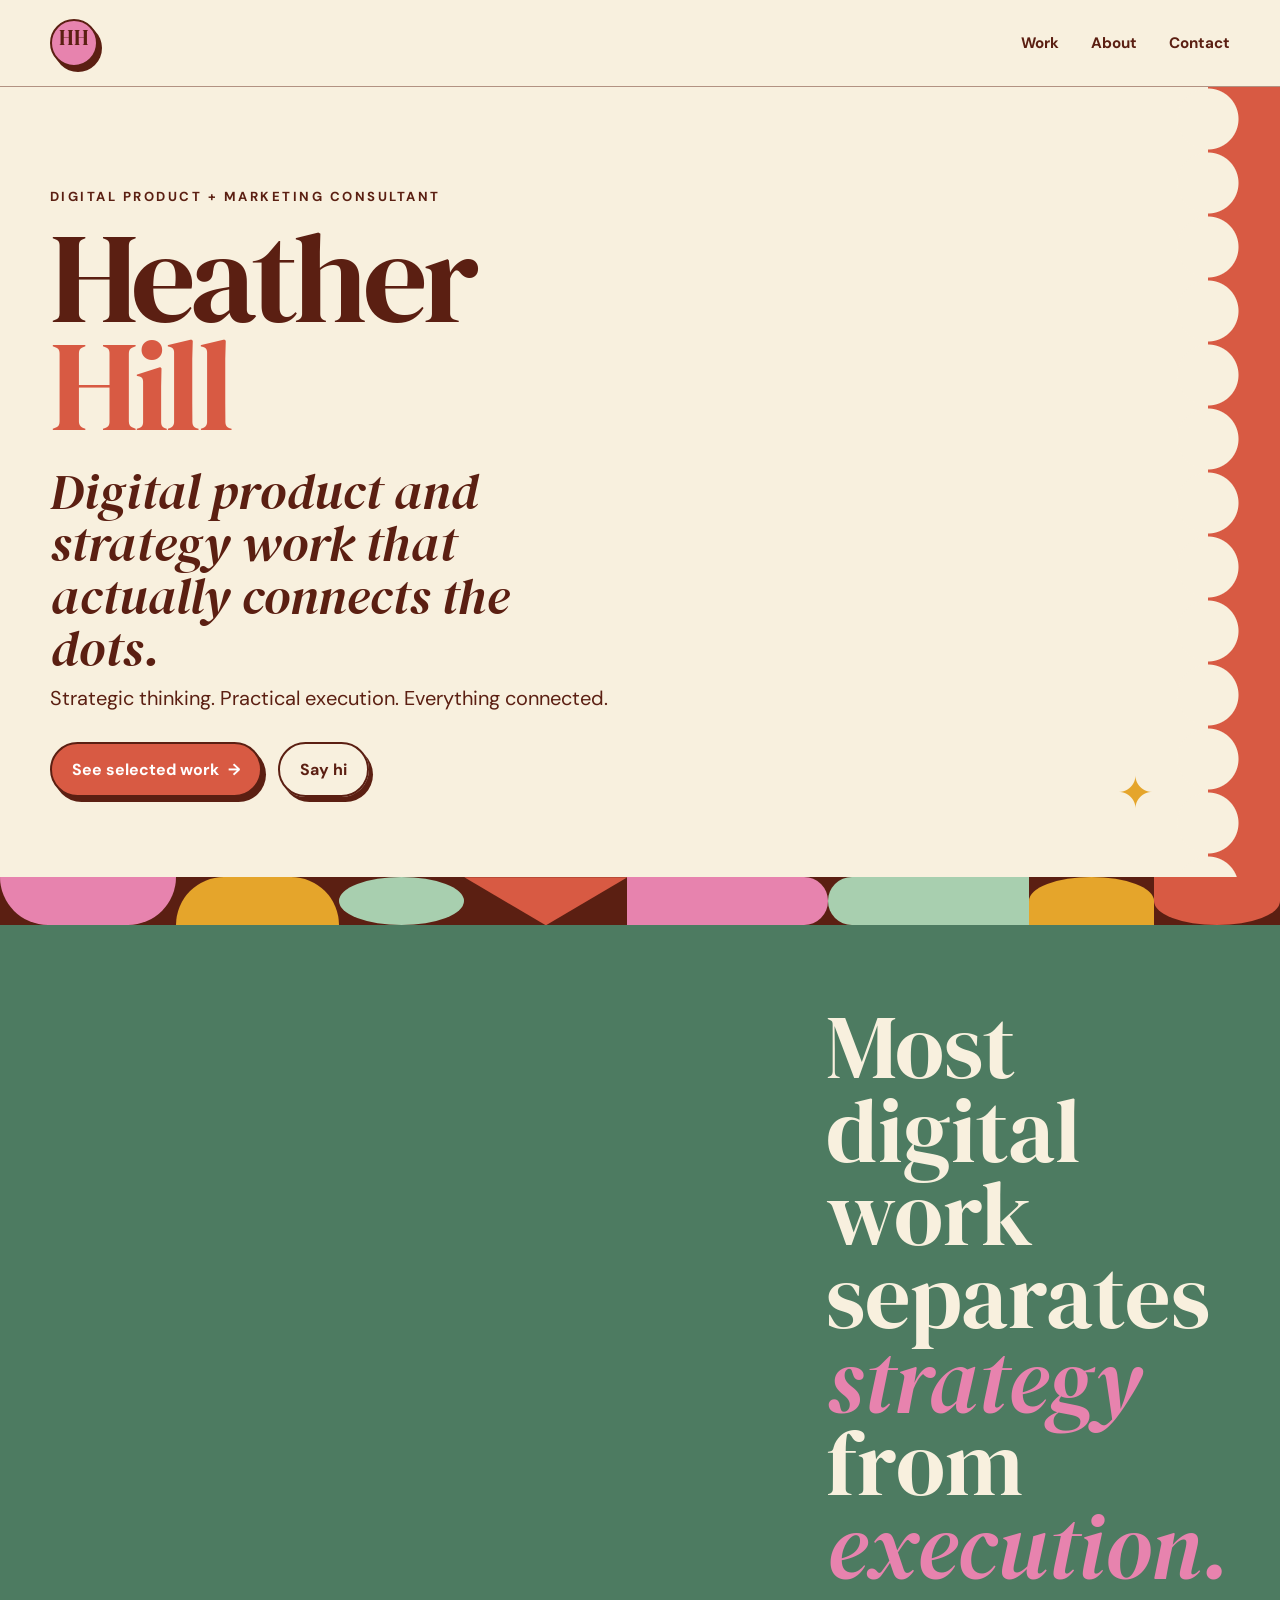
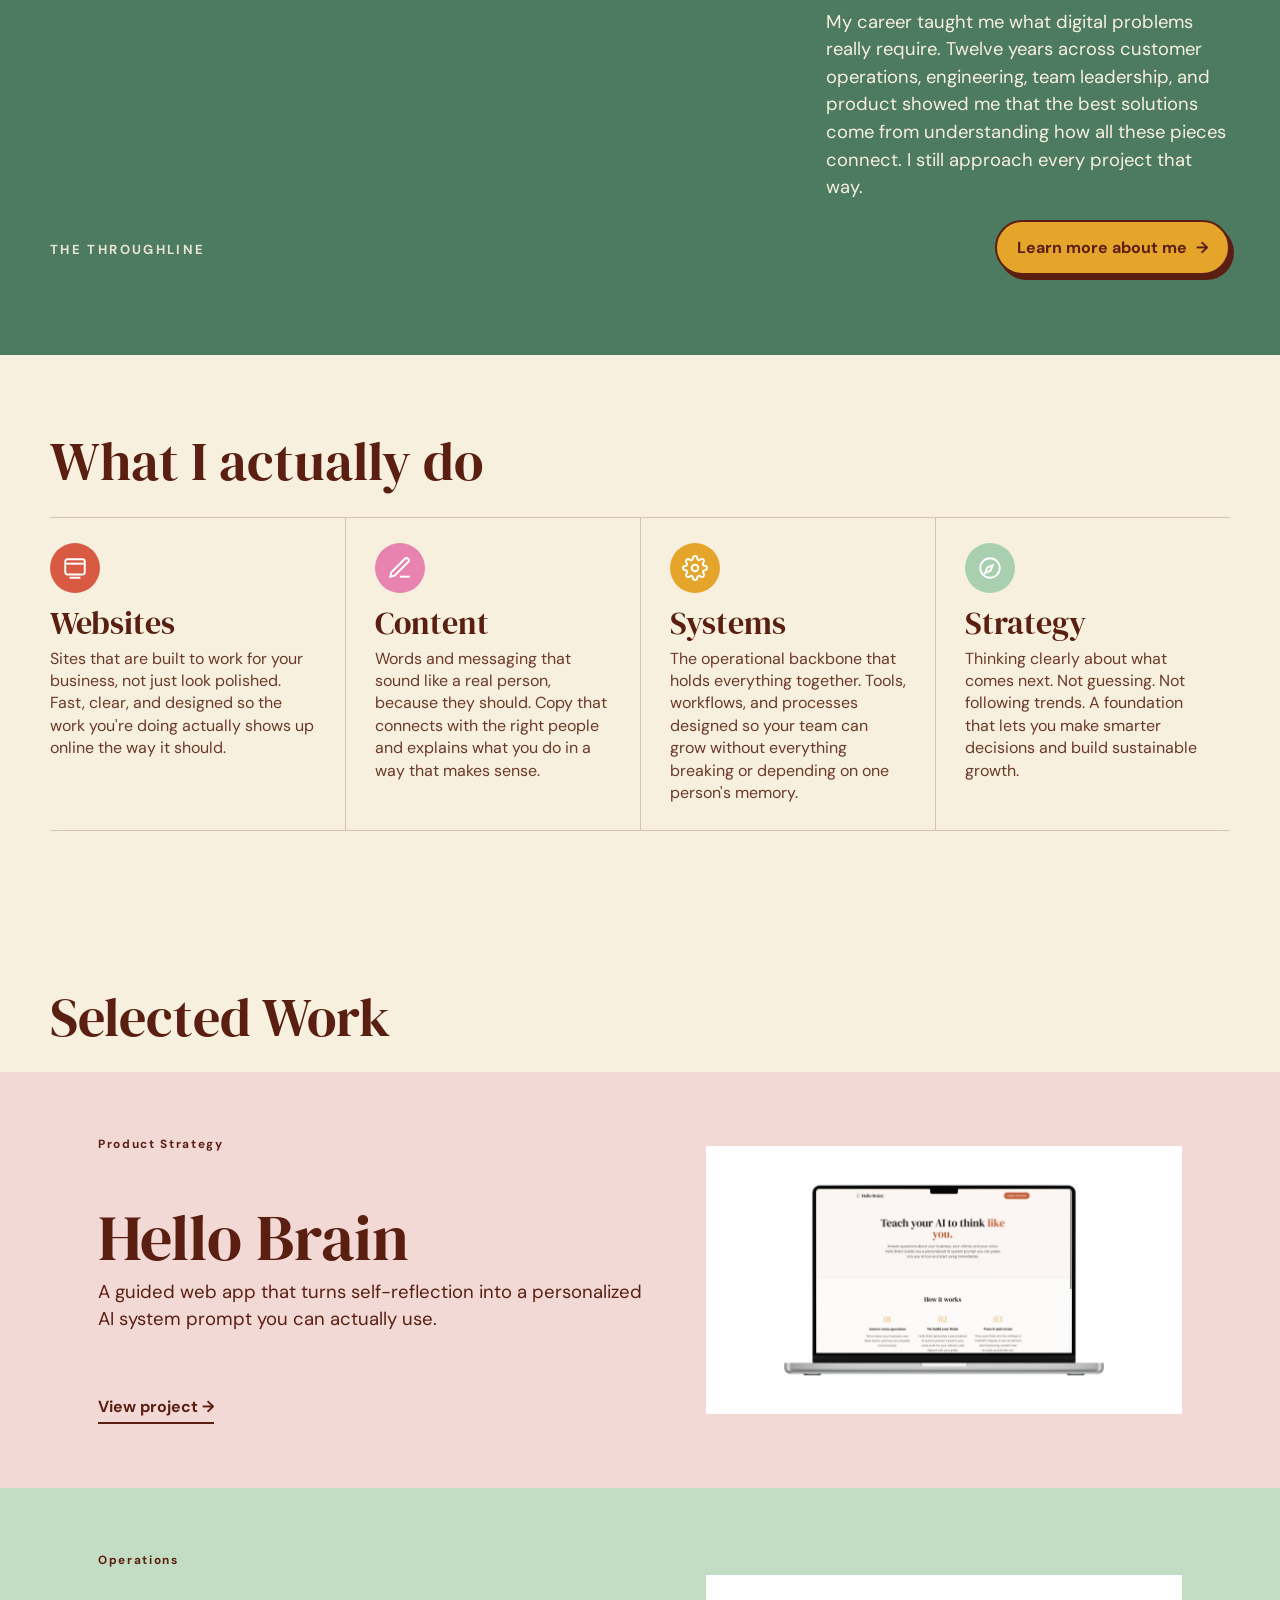
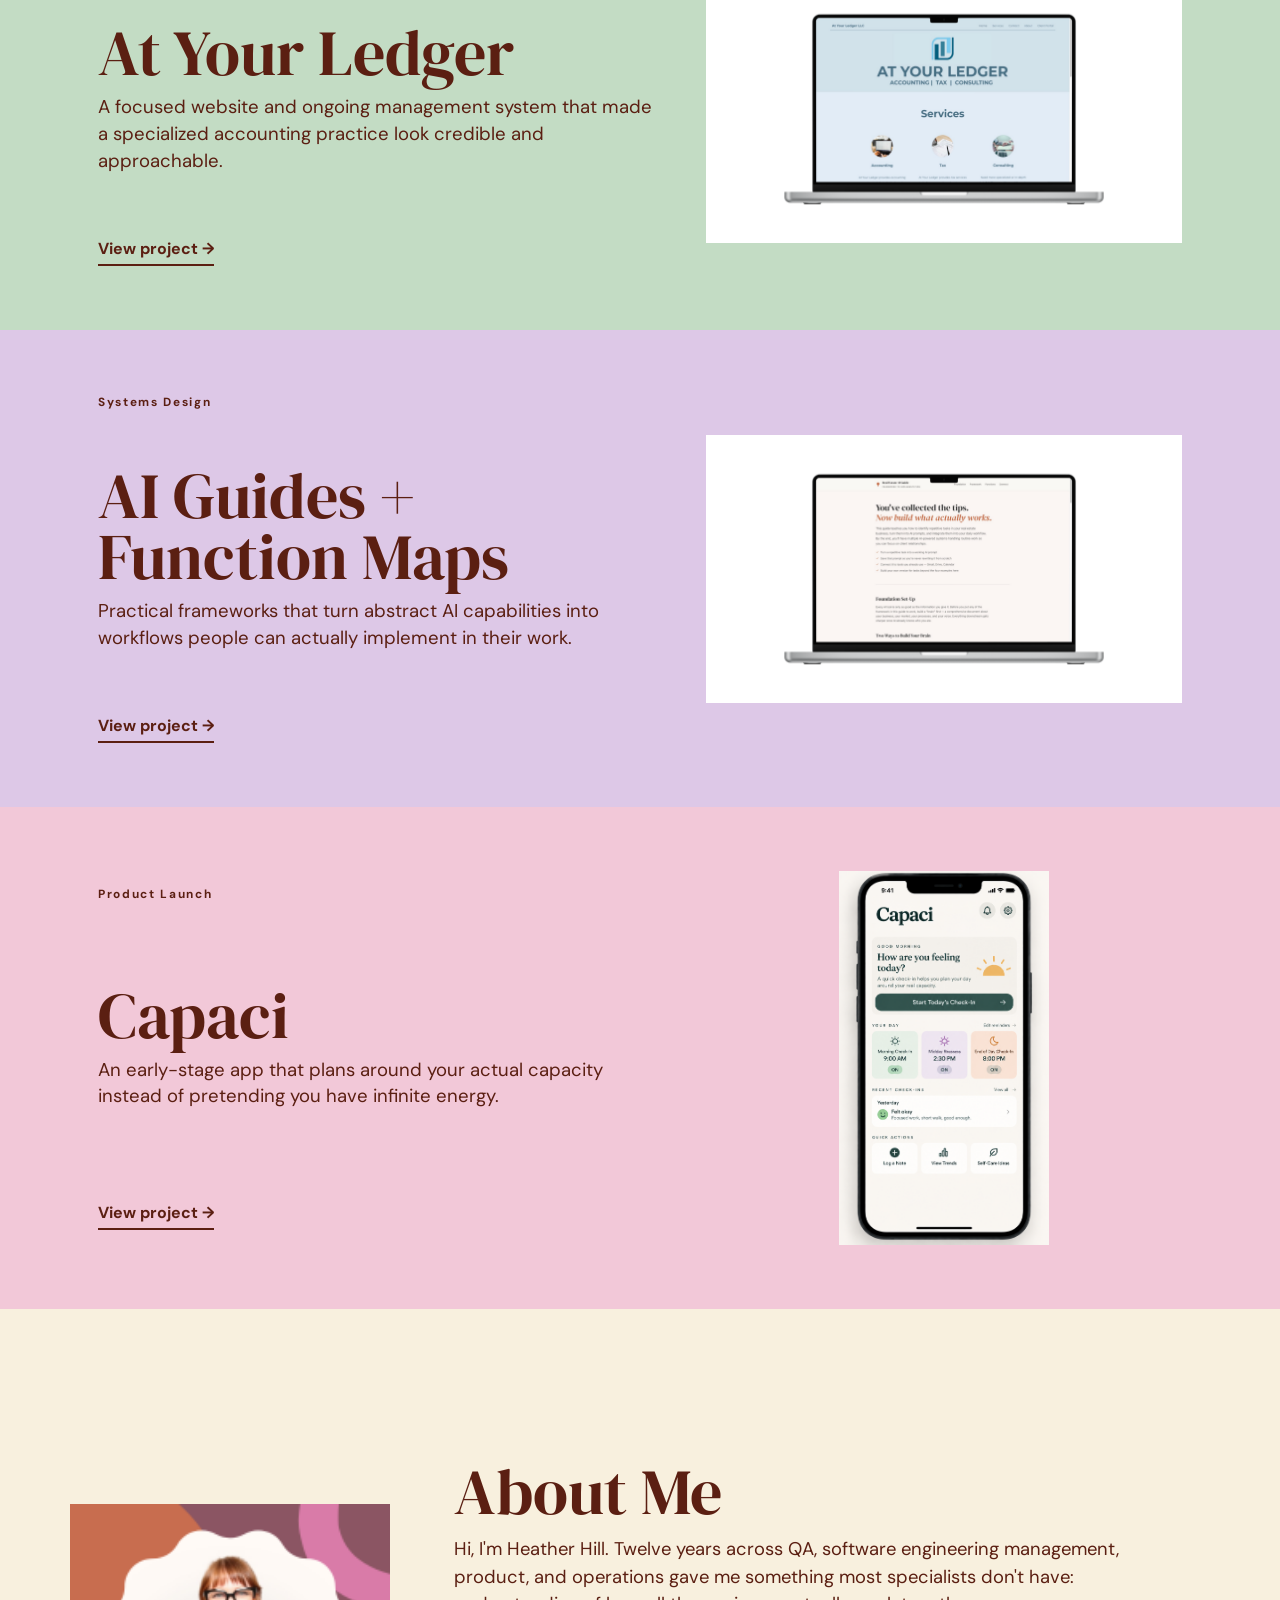
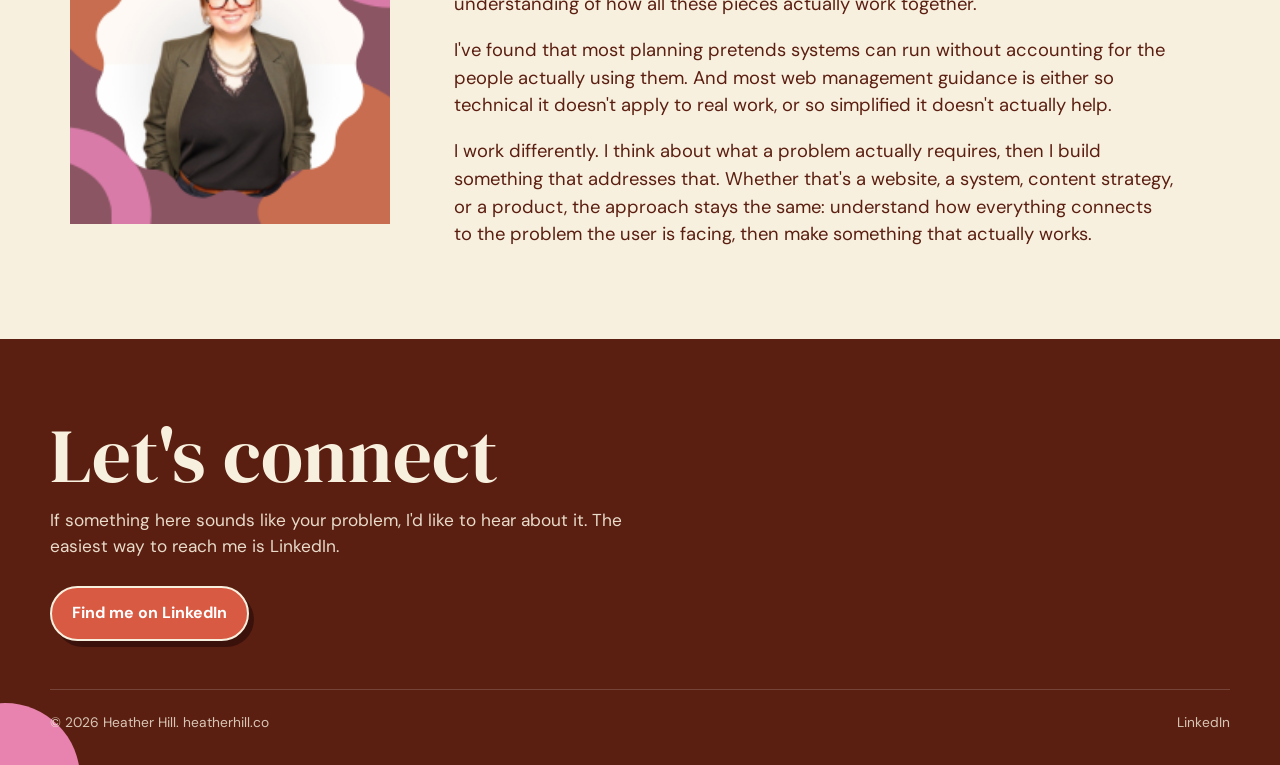
<file: index.html>
<!DOCTYPE html>
<html lang="en">
<head>
  <meta charset="UTF-8">
  <meta name="viewport" content="width=device-width, initial-scale=1.0">
  <title>Heather Hill — Digital Product + Marketing Consultant</title>
  <meta name="description" content="Heather Hill makes digital things work better for small businesses. Digital product and marketing consulting.">

  <link rel="preconnect" href="https://fonts.googleapis.com">
  <link rel="preconnect" href="https://fonts.gstatic.com" crossorigin>
  <link href="https://fonts.googleapis.com/css2?family=Playfair+Display:ital,wght@0,700;1,700&family=Inter:wght@400;500&display=swap" rel="stylesheet">

  <link rel="stylesheet" href="css/styles.css">
</head>
<body>

  <header class="site-header">
    <div class="container">
      <a href="index.html" class="logo">Heather <span>Hill</span></a>

      <button class="nav-toggle" aria-label="Toggle navigation" aria-expanded="false">
        <span class="bar"></span>
        <span class="bar"></span>
        <span class="bar"></span>
      </button>

      <nav class="main-nav" aria-label="Main">
        <ul>
          <li><a href="#work">Work</a></li>
          <li><a href="#about">About</a></li>
          <!-- Contact currently points to LinkedIn; update if a contact page is added later -->
          <li><a href="https://www.linkedin.com/in/hmhill/" class="nav-cta" target="_blank" rel="noopener">Contact</a></li>
        </ul>
      </nav>
    </div>
  </header>

  <main>

    <!-- ============ Hero ============ -->
    <section class="hero bg-cream">
      <div class="container">
        <div class="hero-copy">
          <span class="hero-label">Digital Product + Marketing Consultant</span>
          <h1>Heather <span class="accent">Hill</span></h1>
          <p class="hero-tagline">Digital product and strategy work that actually connects the dots.</p>
          <p class="hero-support">Strategic thinking. Practical execution. Everything connected.</p>
          <div class="hero-actions">
            <a href="#work" class="btn">See selected work <span class="arrow" aria-hidden="true">&rarr;</span></a>
            <a href="https://www.linkedin.com/in/hmhill/" class="btn btn-outline" target="_blank" rel="noopener">Say hi</a>
          </div>
        </div>

        <!-- Decorative organic shape: not meaningful content -->
        <div class="hero-visual" aria-hidden="true">
          <svg class="hero-blob" viewBox="0 0 400 500" xmlns="http://www.w3.org/2000/svg">
            <path d="M60,60 C170,-10 350,10 375,140 C400,270 330,360 250,430 C170,500 50,480 40,370 C30,270 -40,150 60,60 Z" fill="var(--rust)"/>
            <circle cx="320" cy="410" r="42" fill="var(--gold)"/>
          </svg>
        </div>
      </div>
    </section>

    <!-- ============ Decorative stripe band ============ -->
    <div class="stripe-band" aria-hidden="true">
      <div class="bar"></div>
      <div class="bar"></div>
      <div class="bar"></div>
      <div class="bar"></div>
      <div class="bar"></div>
      <div class="bar"></div>
      <div class="bar"></div>
      <div class="bar"></div>
      <div class="bar"></div>
    </div>

    <!-- ============ Throughline ============ -->
    <section class="throughline section bg-sage">
      <div class="container">
        <span class="throughline-label">The Throughline</span>
        <div class="throughline-body">
          <h2>Most digital work separates <span class="accent">strategy</span> from <span class="accent">execution.</span></h2>
          <p>My career taught me what digital problems really require. Twelve years across customer operations, engineering, team leadership, and product showed me that the best solutions come from understanding how all these pieces connect. I still approach every project that way.</p>
          <div class="throughline-actions">
            <a href="#about" class="btn btn-gold">Learn more about me <span class="arrow" aria-hidden="true">&rarr;</span></a>
          </div>
        </div>
      </div>
    </section>

    <!-- ============ What I Actually Do ============ -->
    <section class="section bg-cream">
      <div class="container">
        <div class="section-head">
          <h2>What I actually do</h2>
        </div>
        <div class="services-grid">
          <div class="service-card">
            <div class="service-icon icon-rust" aria-hidden="true">
              <svg width="26" height="26" viewBox="0 0 24 24" fill="none" stroke="#fff" stroke-width="1.8"><rect x="3" y="4" width="18" height="14" rx="2"/><path d="M3 8h18"/><path d="M7 21h10"/></svg>
            </div>
            <h3>Websites</h3>
            <p>Sites that are built to work for your business, not just look polished. Fast, clear, and designed so the work you're doing actually shows up online the way it should.</p>
          </div>
          <div class="service-card">
            <div class="service-icon icon-magenta" aria-hidden="true">
              <svg width="26" height="26" viewBox="0 0 24 24" fill="none" stroke="#fff" stroke-width="1.8"><path d="M12 20h9"/><path d="M16.5 3.5a2.1 2.1 0 0 1 3 3L7 19l-4 1 1-4Z"/></svg>
            </div>
            <h3>Content</h3>
            <p>Words and messaging that sound like a real person, because they should. Copy that connects with the right people and explains what you do in a way that makes sense.</p>
          </div>
          <div class="service-card">
            <div class="service-icon icon-gold" aria-hidden="true">
              <svg width="26" height="26" viewBox="0 0 24 24" fill="none" stroke="#fff" stroke-width="1.8"><circle cx="12" cy="12" r="3"/><path d="M19.4 15a1.65 1.65 0 0 0 .33 1.82l.06.06a2 2 0 1 1-2.83 2.83l-.06-.06a1.65 1.65 0 0 0-1.82-.33 1.65 1.65 0 0 0-1 1.51V21a2 2 0 0 1-4 0v-.09a1.65 1.65 0 0 0-1-1.51 1.65 1.65 0 0 0-1.82.33l-.06.06a2 2 0 1 1-2.83-2.83l.06-.06a1.65 1.65 0 0 0 .33-1.82 1.65 1.65 0 0 0-1.51-1H3a2 2 0 0 1 0-4h.09a1.65 1.65 0 0 0 1.51-1 1.65 1.65 0 0 0-.33-1.82l-.06-.06a2 2 0 1 1 2.83-2.83l.06.06a1.65 1.65 0 0 0 1.82.33H9a1.65 1.65 0 0 0 1-1.51V3a2 2 0 0 1 4 0v.09a1.65 1.65 0 0 0 1 1.51 1.65 1.65 0 0 0 1.82-.33l.06-.06a2 2 0 1 1 2.83 2.83l-.06.06a1.65 1.65 0 0 0-.33 1.82V9a1.65 1.65 0 0 0 1.51 1H21a2 2 0 0 1 0 4h-.09a1.65 1.65 0 0 0-1.51 1Z"/></svg>
            </div>
            <h3>Systems</h3>
            <p>The operational backbone that holds everything together. Tools, workflows, and processes designed so your team can grow without everything breaking or depending on one person's memory.</p>
          </div>
          <div class="service-card">
            <div class="service-icon icon-sage" aria-hidden="true">
              <svg width="26" height="26" viewBox="0 0 24 24" fill="none" stroke="#fff" stroke-width="1.8"><circle cx="12" cy="12" r="9"/><path d="m14.5 9.5-2 5-5 2 2-5Z"/></svg>
            </div>
            <h3>Strategy</h3>
            <p>Thinking clearly about what comes next. Not guessing. Not following trends. A foundation that lets you make smarter decisions and build sustainable growth.</p>
          </div>
        </div>
      </div>
    </section>

    <!-- ============ Work / Project Cards ============ -->
    <section class="section bg-beige" id="work">
      <div class="container">
        <div class="section-head">
          <h2>Selected Work</h2>
        </div>

        <div class="card-grid">
          <article class="project-card bg-rust has-media">
            <span class="tag">Product Strategy</span>
            <div>
              <h3>Hello Brain</h3>
              <p>A guided web app that turns self-reflection into a personalized AI system prompt you can actually use.</p>
            </div>
            <a href="projects/hello-brain.html" class="card-link">View project <span class="arrow" aria-hidden="true">&rarr;</span></a>
            <div class="project-card-media"><img src="img/hello-brain/hello-brain-mockup.png" alt="Hello Brain website shown on a laptop" loading="lazy"></div>
          </article>

          <article class="project-card bg-sage has-media">
            <span class="tag">Operations</span>
            <div>
              <h3>At Your Ledger</h3>
              <p>A focused website and ongoing management system that made a specialized accounting practice look credible and approachable.</p>
            </div>
            <a href="projects/at-your-ledger.html" class="card-link">View project <span class="arrow" aria-hidden="true">&rarr;</span></a>
            <div class="project-card-media"><img src="img/at-your-ledger/at-your-ledger-mockup.png" alt="At Your Ledger website shown on a laptop" loading="lazy"></div>
          </article>

          <article class="project-card bg-wine has-media">
            <span class="tag">Systems Design</span>
            <div>
              <h3>AI Guides + Function Maps</h3>
              <p>Practical frameworks that turn abstract AI capabilities into workflows people can actually implement in their work.</p>
            </div>
            <a href="projects/ai-guides.html" class="card-link">View project <span class="arrow" aria-hidden="true">&rarr;</span></a>
            <div class="project-card-media"><img src="img/ai-guides/ai-guides-mockup.png" alt="Real Estate AI Guide shown on a laptop" loading="lazy"></div>
          </article>

          <article class="project-card bg-magenta capaci-card has-media">
            <span class="tag">Product Launch</span>
            <div>
              <h3>Capaci</h3>
              <p>An early-stage app that plans around your actual capacity instead of pretending you have infinite energy.</p>
            </div>
            <a href="projects/capaci.html" class="card-link">View project <span class="arrow" aria-hidden="true">&rarr;</span></a>
            <div class="project-card-media"><img src="img/capaci/capaci-mockup.png" alt="Capaci mobile app shown on a phone" loading="lazy"></div>
          </article>
        </div>
      </div>
    </section>

    <!-- ============ About ============ -->
    <section class="about section bg-lavender" id="about">
      <div class="container">
        <div class="about-figure"><img src="img/about-me.png" alt="Heather Hill"></div>
        <div class="about-copy">
          <h2>About Me</h2>
          <p>Hi, I'm Heather Hill. Twelve years across QA, software engineering management, product, and operations gave me something most specialists don't have: understanding of how all these pieces actually work together.</p>
          <p>I've found that most planning pretends systems can run without accounting for the people actually using them. And most web management guidance is either so technical it doesn't apply to real work, or so simplified it doesn't actually help.</p>
          <p>I work differently. I think about what a problem actually requires, then I build something that addresses that. Whether that's a website, a system, content strategy, or a product, the approach stays the same: understand how everything connects to the problem the user is facing, then make something that actually works.</p>
        </div>
      </div>
    </section>

  </main>

  <footer class="site-footer">
    <div class="container">
      <h2>Let's connect</h2>
      <p class="footer-copy">If something here sounds like your problem, I'd like to hear about it. The easiest way to reach me is LinkedIn.</p>
      <a href="https://www.linkedin.com/in/hmhill/" class="btn" target="_blank" rel="noopener">Find me on LinkedIn</a>
      <div class="footer-meta">
        <span>&copy; <span id="year"></span> Heather Hill. heatherhill.co</span>
        <a href="https://www.linkedin.com/in/hmhill/" target="_blank" rel="noopener">LinkedIn</a>
      </div>
    </div>
  </footer>

  <script src="js/main.js"></script>
  <script>document.getElementById('year').textContent = new Date().getFullYear();</script>
</body>
</html>
</file>
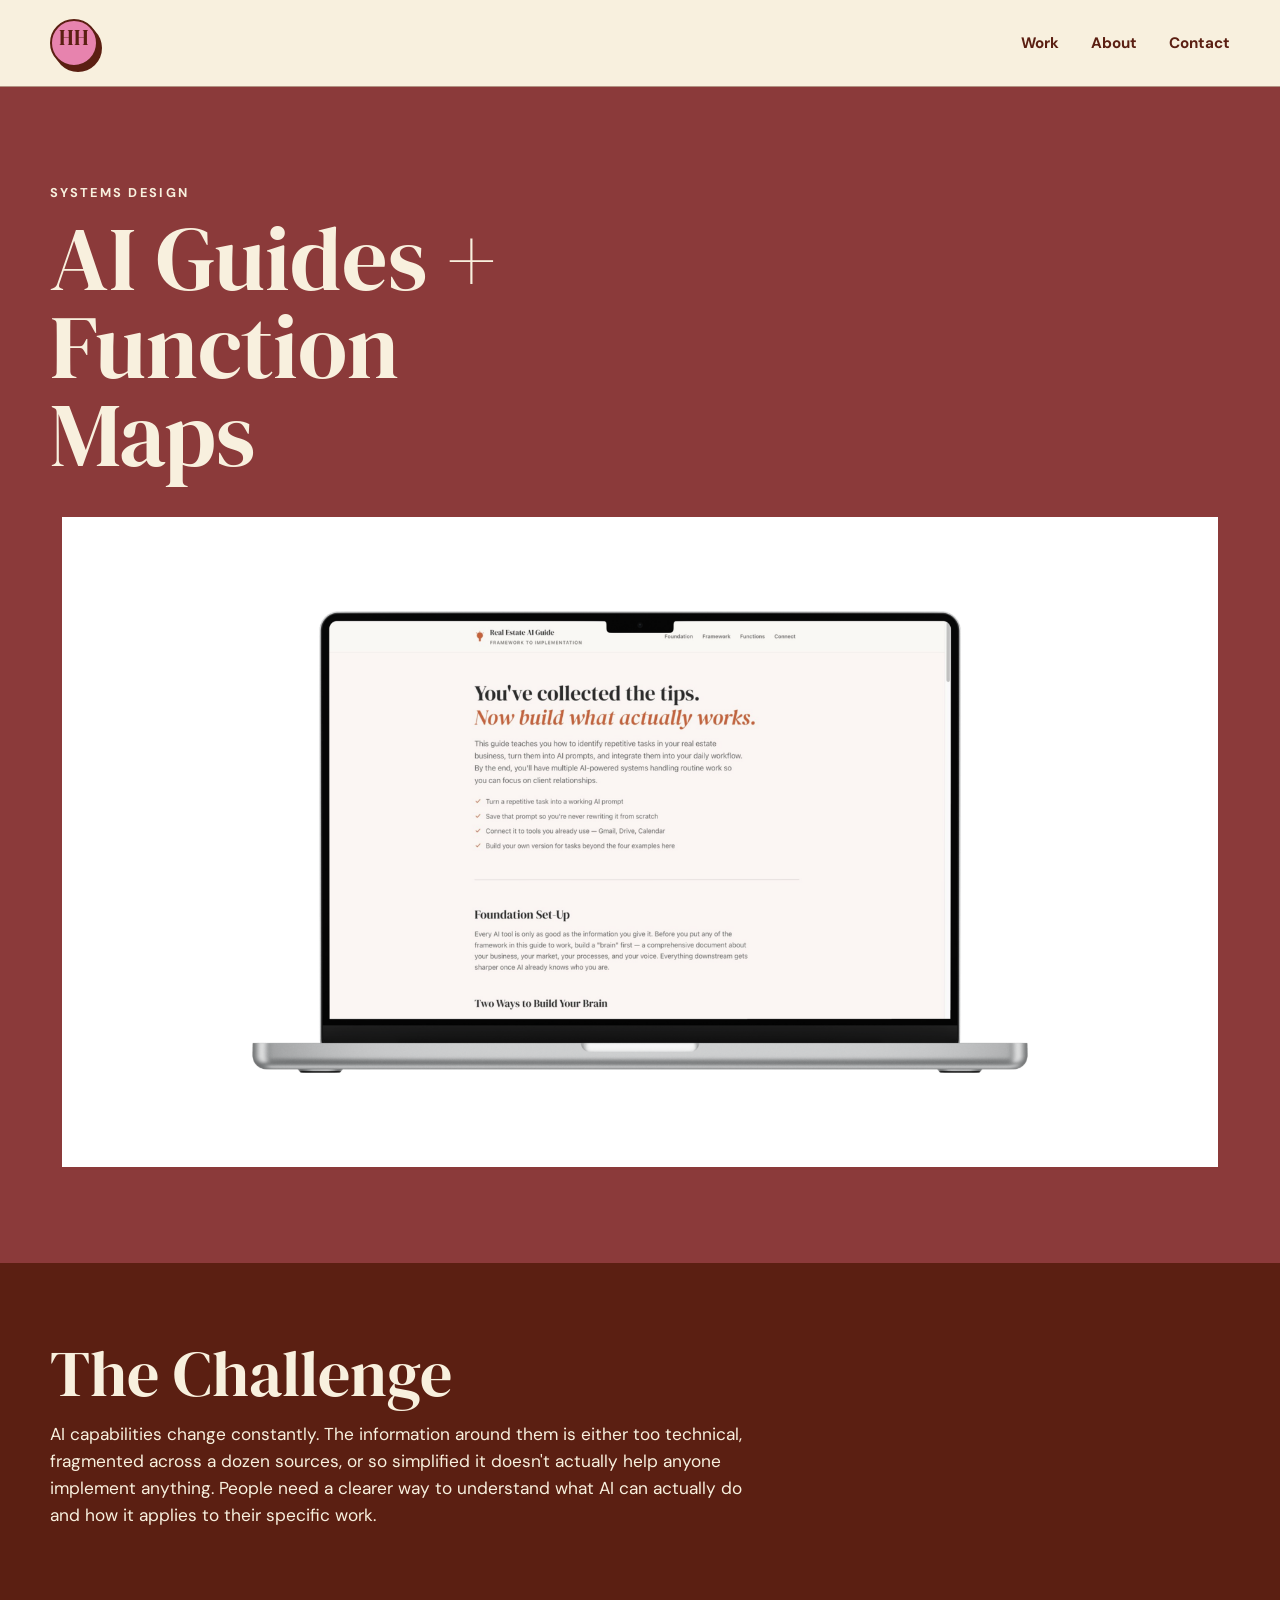
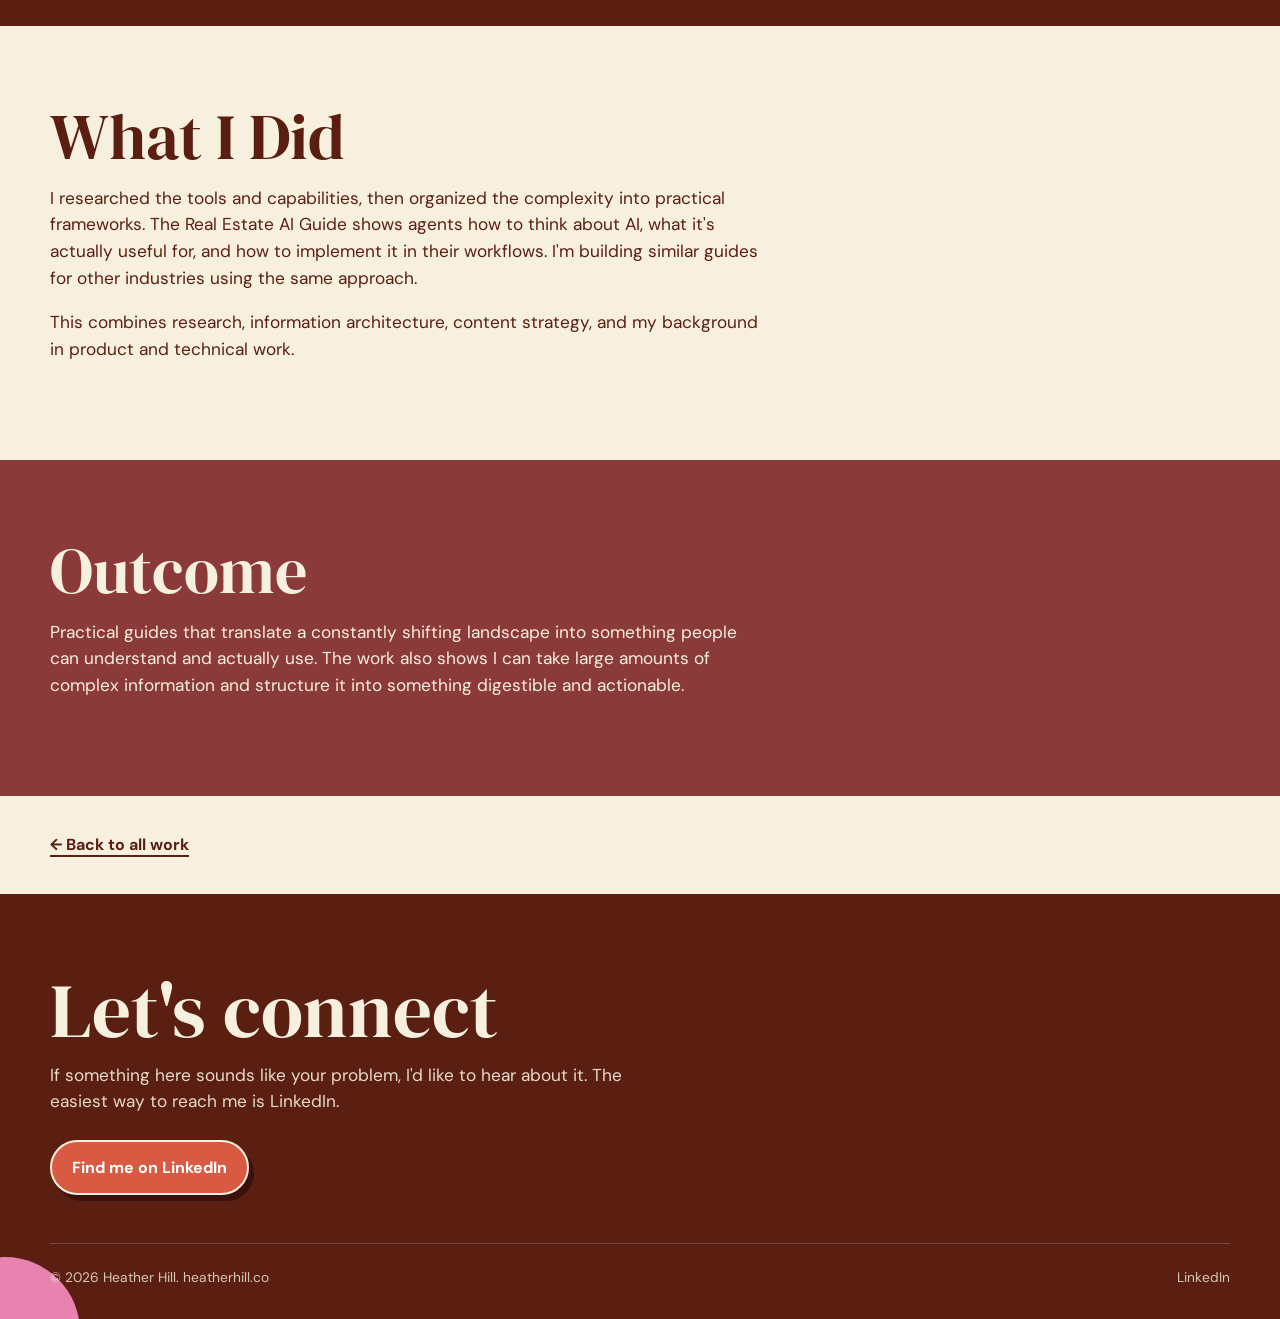
<file: projects/ai-guides.html>
<!DOCTYPE html>
<html lang="en">
<head>
  <meta charset="UTF-8">
  <meta name="viewport" content="width=device-width, initial-scale=1.0">
  <title>AI Guides + Function Maps — Heather Hill</title>
  <meta name="description" content="Case study: AI Guides + Function Maps, a project by Heather Hill.">

  <link rel="preconnect" href="https://fonts.googleapis.com">
  <link rel="preconnect" href="https://fonts.gstatic.com" crossorigin>
  <link href="https://fonts.googleapis.com/css2?family=Playfair+Display:ital,wght@0,700;1,700&family=Inter:wght@400;500&display=swap" rel="stylesheet">

  <link rel="stylesheet" href="../css/styles.css">
</head>
<body class="bg-cream">

  <header class="site-header">
    <div class="container">
      <a href="../index.html" class="logo">Heather <span>Hill</span></a>

      <button class="nav-toggle" aria-label="Toggle navigation" aria-expanded="false">
        <span class="bar"></span>
        <span class="bar"></span>
        <span class="bar"></span>
      </button>

      <nav class="main-nav" aria-label="Main">
        <ul>
          <li><a href="../index.html#work">Work</a></li>
          <li><a href="../index.html#about">About</a></li>
          <li><a href="https://www.linkedin.com/in/hmhill/" class="nav-cta" target="_blank" rel="noopener">Contact</a></li>
        </ul>
      </nav>
    </div>
  </header>

  <main>

    <!-- ============ Section 1: Project Hero (accent: wine, matches card) ============ -->
    <section class="project-hero bg-wine">
      <div class="container">
        <span class="eyebrow">Systems Design</span>
        <h1>AI Guides + Function Maps</h1>
        <div class="hero-image project-laptop"><img src="../img/ai-guides/ai-guides-mockup.png" alt="Real Estate AI Guide shown on a laptop"></div>
      </div>
    </section>

    <!-- ============ Section 2: The Challenge (dark background) ============ -->
    <section class="project-section dark section">
      <div class="container">
        <div class="section-body">
          <h2>The Challenge</h2>
          <p>AI capabilities change constantly. The information around them is either too technical, fragmented across a dozen sources, or so simplified it doesn't actually help anyone implement anything. People need a clearer way to understand what AI can actually do and how it applies to their specific work.</p>
        </div>
      </div>
    </section>

    <!-- ============ Section 3: What I Did (light background) ============ -->
    <section class="project-section light section">
      <div class="container">
        <div class="section-body">
          <h2>What I Did</h2>
          <p>I researched the tools and capabilities, then organized the complexity into practical frameworks. The Real Estate AI Guide shows agents how to think about AI, what it's actually useful for, and how to implement it in their workflows. I'm building similar guides for other industries using the same approach.</p>
          <p>This combines research, information architecture, content strategy, and my background in product and technical work.</p>
        </div>
      </div>
    </section>

    <!-- ============ Section 4: Outcome (accent background) ============ -->
    <section class="project-section accent bg-wine section">
      <div class="container">
        <div class="section-body">
          <h2>Outcome</h2>
          <p>Practical guides that translate a constantly shifting landscape into something people can understand and actually use. The work also shows I can take large amounts of complex information and structure it into something digestible and actionable.</p>
        </div>
      </div>
    </section>

    <!-- ============ Section 5: Navigation back to main work section ============ -->
    <nav class="project-nav" aria-label="Project navigation">
      <div class="container">
        <a href="../index.html#work">&larr; Back to all work</a>
      </div>
    </nav>

  </main>

  <footer class="site-footer">
    <div class="container">
      <h2>Let's connect</h2>
      <p class="footer-copy">If something here sounds like your problem, I'd like to hear about it. The easiest way to reach me is LinkedIn.</p>
      <a href="https://www.linkedin.com/in/hmhill/" class="btn" target="_blank" rel="noopener">Find me on LinkedIn</a>
      <div class="footer-meta">
        <span>&copy; <span id="year"></span> Heather Hill. heatherhill.co</span>
        <a href="https://www.linkedin.com/in/hmhill/" target="_blank" rel="noopener">LinkedIn</a>
      </div>
    </div>
  </footer>

  <script src="../js/main.js"></script>
  <script>document.getElementById('year').textContent = new Date().getFullYear();</script>
</body>
</html>
</file>
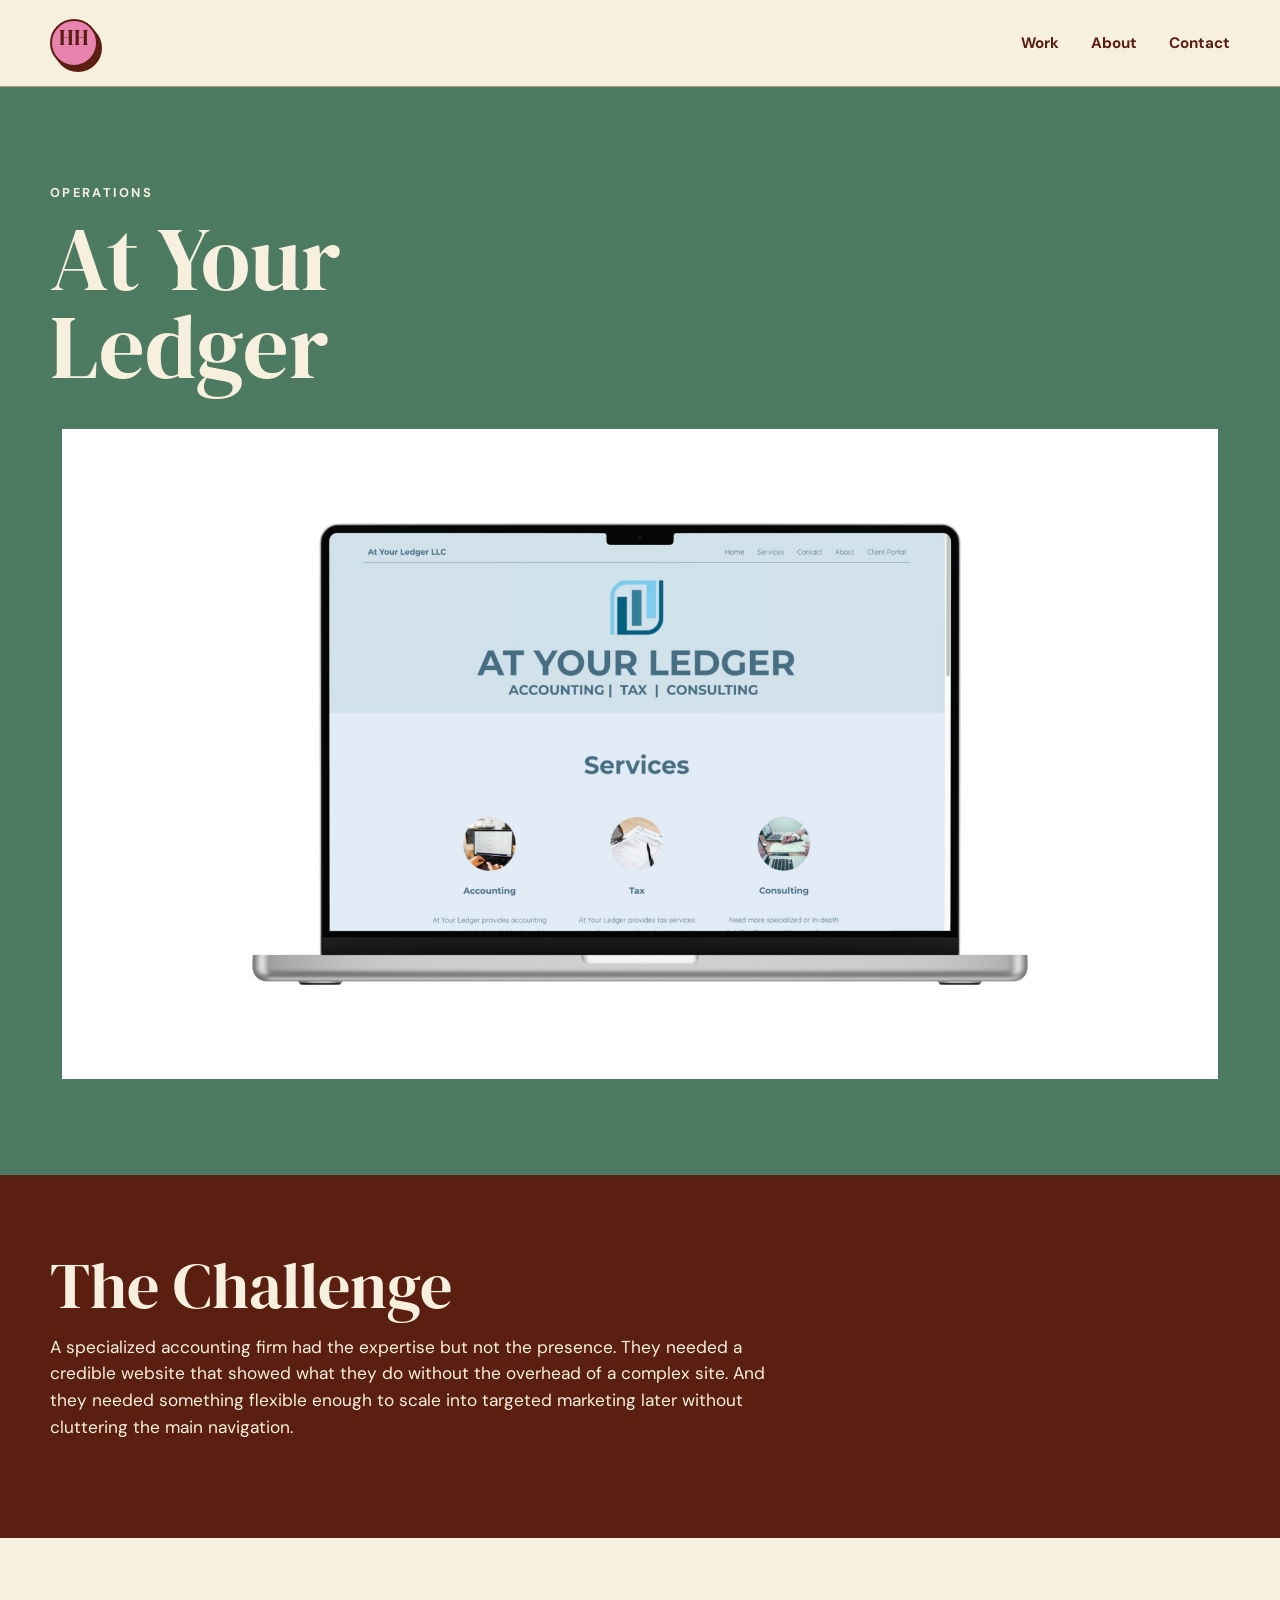
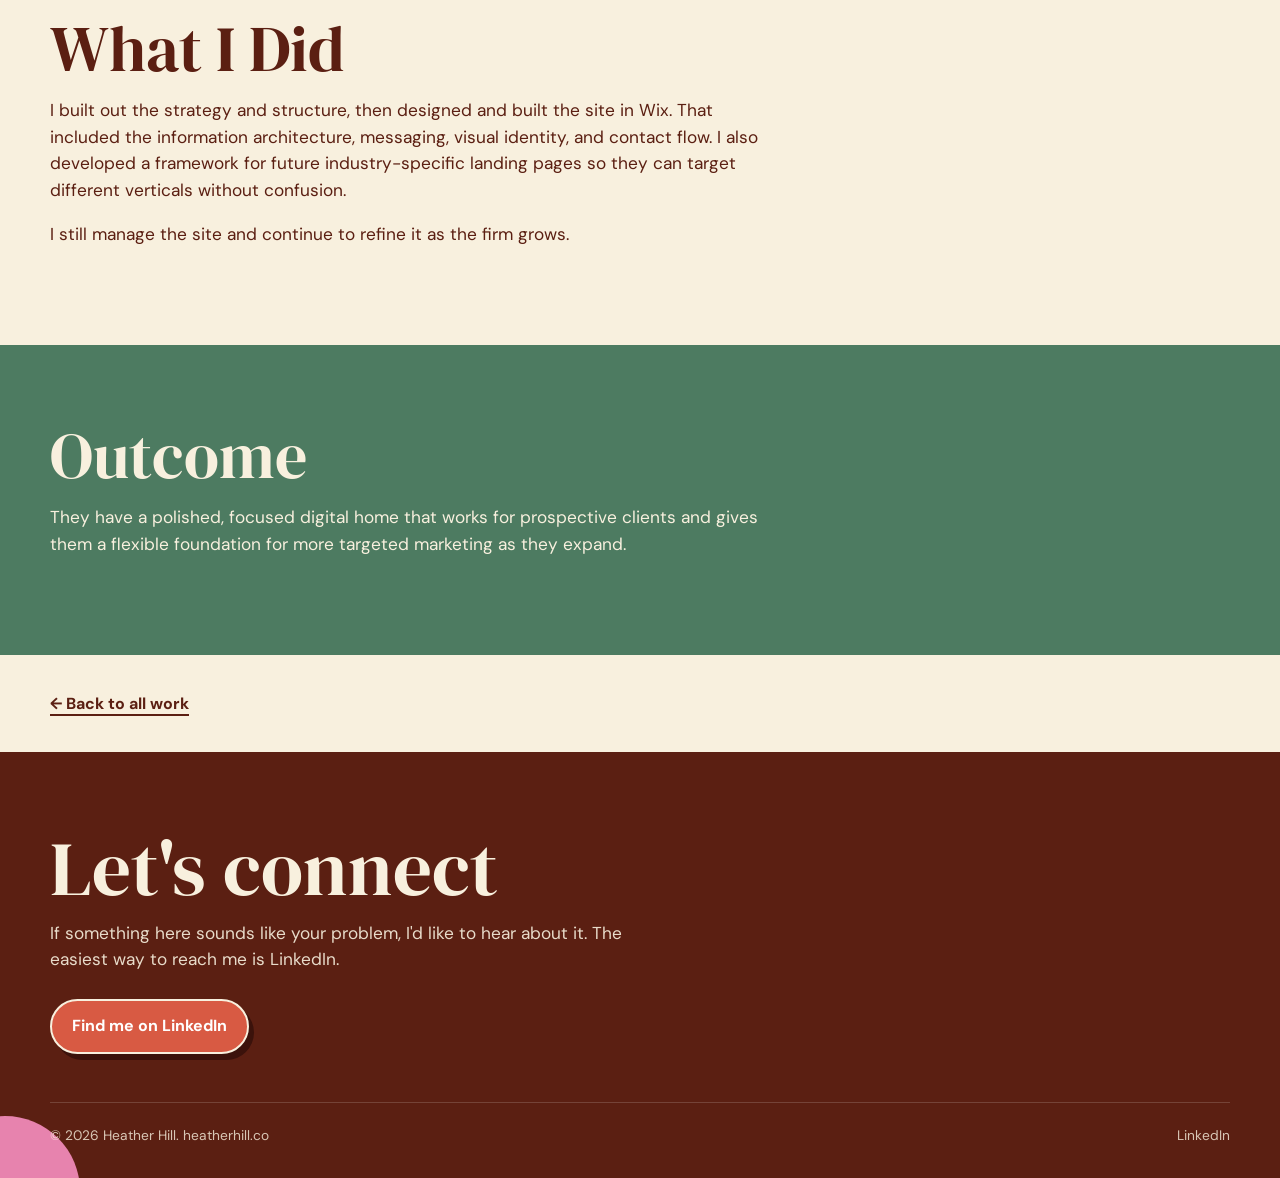
<file: projects/at-your-ledger.html>
<!DOCTYPE html>
<html lang="en">
<head>
  <meta charset="UTF-8">
  <meta name="viewport" content="width=device-width, initial-scale=1.0">
  <title>At Your Ledger — Heather Hill</title>
  <meta name="description" content="Case study: At Your Ledger, a project by Heather Hill.">

  <link rel="preconnect" href="https://fonts.googleapis.com">
  <link rel="preconnect" href="https://fonts.gstatic.com" crossorigin>
  <link href="https://fonts.googleapis.com/css2?family=Playfair+Display:ital,wght@0,700;1,700&family=Inter:wght@400;500&display=swap" rel="stylesheet">

  <link rel="stylesheet" href="../css/styles.css">
</head>
<body class="bg-cream">

  <header class="site-header">
    <div class="container">
      <a href="../index.html" class="logo">Heather <span>Hill</span></a>

      <button class="nav-toggle" aria-label="Toggle navigation" aria-expanded="false">
        <span class="bar"></span>
        <span class="bar"></span>
        <span class="bar"></span>
      </button>

      <nav class="main-nav" aria-label="Main">
        <ul>
          <li><a href="../index.html#work">Work</a></li>
          <li><a href="../index.html#about">About</a></li>
          <li><a href="https://www.linkedin.com/in/hmhill/" class="nav-cta" target="_blank" rel="noopener">Contact</a></li>
        </ul>
      </nav>
    </div>
  </header>

  <main>

    <!-- ============ Section 1: Project Hero (accent: sage, matches card) ============ -->
    <section class="project-hero bg-sage">
      <div class="container">
        <span class="eyebrow">Operations</span>
        <h1>At Your Ledger</h1>
        <div class="hero-image project-laptop"><img src="../img/at-your-ledger/at-your-ledger-mockup.png" alt="At Your Ledger website shown on a laptop"></div>
      </div>
    </section>

    <!-- ============ Section 2: The Challenge (dark background) ============ -->
    <section class="project-section dark section">
      <div class="container">
        <div class="section-body">
          <h2>The Challenge</h2>
          <p>A specialized accounting firm had the expertise but not the presence. They needed a credible website that showed what they do without the overhead of a complex site. And they needed something flexible enough to scale into targeted marketing later without cluttering the main navigation.</p>
        </div>
      </div>
    </section>

    <!-- ============ Section 3: What I Did (light background) ============ -->
    <section class="project-section light section">
      <div class="container">
        <div class="section-body">
          <h2>What I Did</h2>
          <p>I built out the strategy and structure, then designed and built the site in Wix. That included the information architecture, messaging, visual identity, and contact flow. I also developed a framework for future industry-specific landing pages so they can target different verticals without confusion.</p>
          <p>I still manage the site and continue to refine it as the firm grows.</p>
        </div>
      </div>
    </section>

    <!-- ============ Section 4: Outcome (accent background) ============ -->
    <section class="project-section accent bg-sage section">
      <div class="container">
        <div class="section-body">
          <h2>Outcome</h2>
          <p>They have a polished, focused digital home that works for prospective clients and gives them a flexible foundation for more targeted marketing as they expand.</p>
        </div>
      </div>
    </section>

    <!-- ============ Section 5: Navigation back to main work section ============ -->
    <nav class="project-nav" aria-label="Project navigation">
      <div class="container">
        <a href="../index.html#work">&larr; Back to all work</a>
      </div>
    </nav>

  </main>

  <footer class="site-footer">
    <div class="container">
      <h2>Let's connect</h2>
      <p class="footer-copy">If something here sounds like your problem, I'd like to hear about it. The easiest way to reach me is LinkedIn.</p>
      <a href="https://www.linkedin.com/in/hmhill/" class="btn" target="_blank" rel="noopener">Find me on LinkedIn</a>
      <div class="footer-meta">
        <span>&copy; <span id="year"></span> Heather Hill. heatherhill.co</span>
        <a href="https://www.linkedin.com/in/hmhill/" target="_blank" rel="noopener">LinkedIn</a>
      </div>
    </div>
  </footer>

  <script src="../js/main.js"></script>
  <script>document.getElementById('year').textContent = new Date().getFullYear();</script>
</body>
</html>
</file>
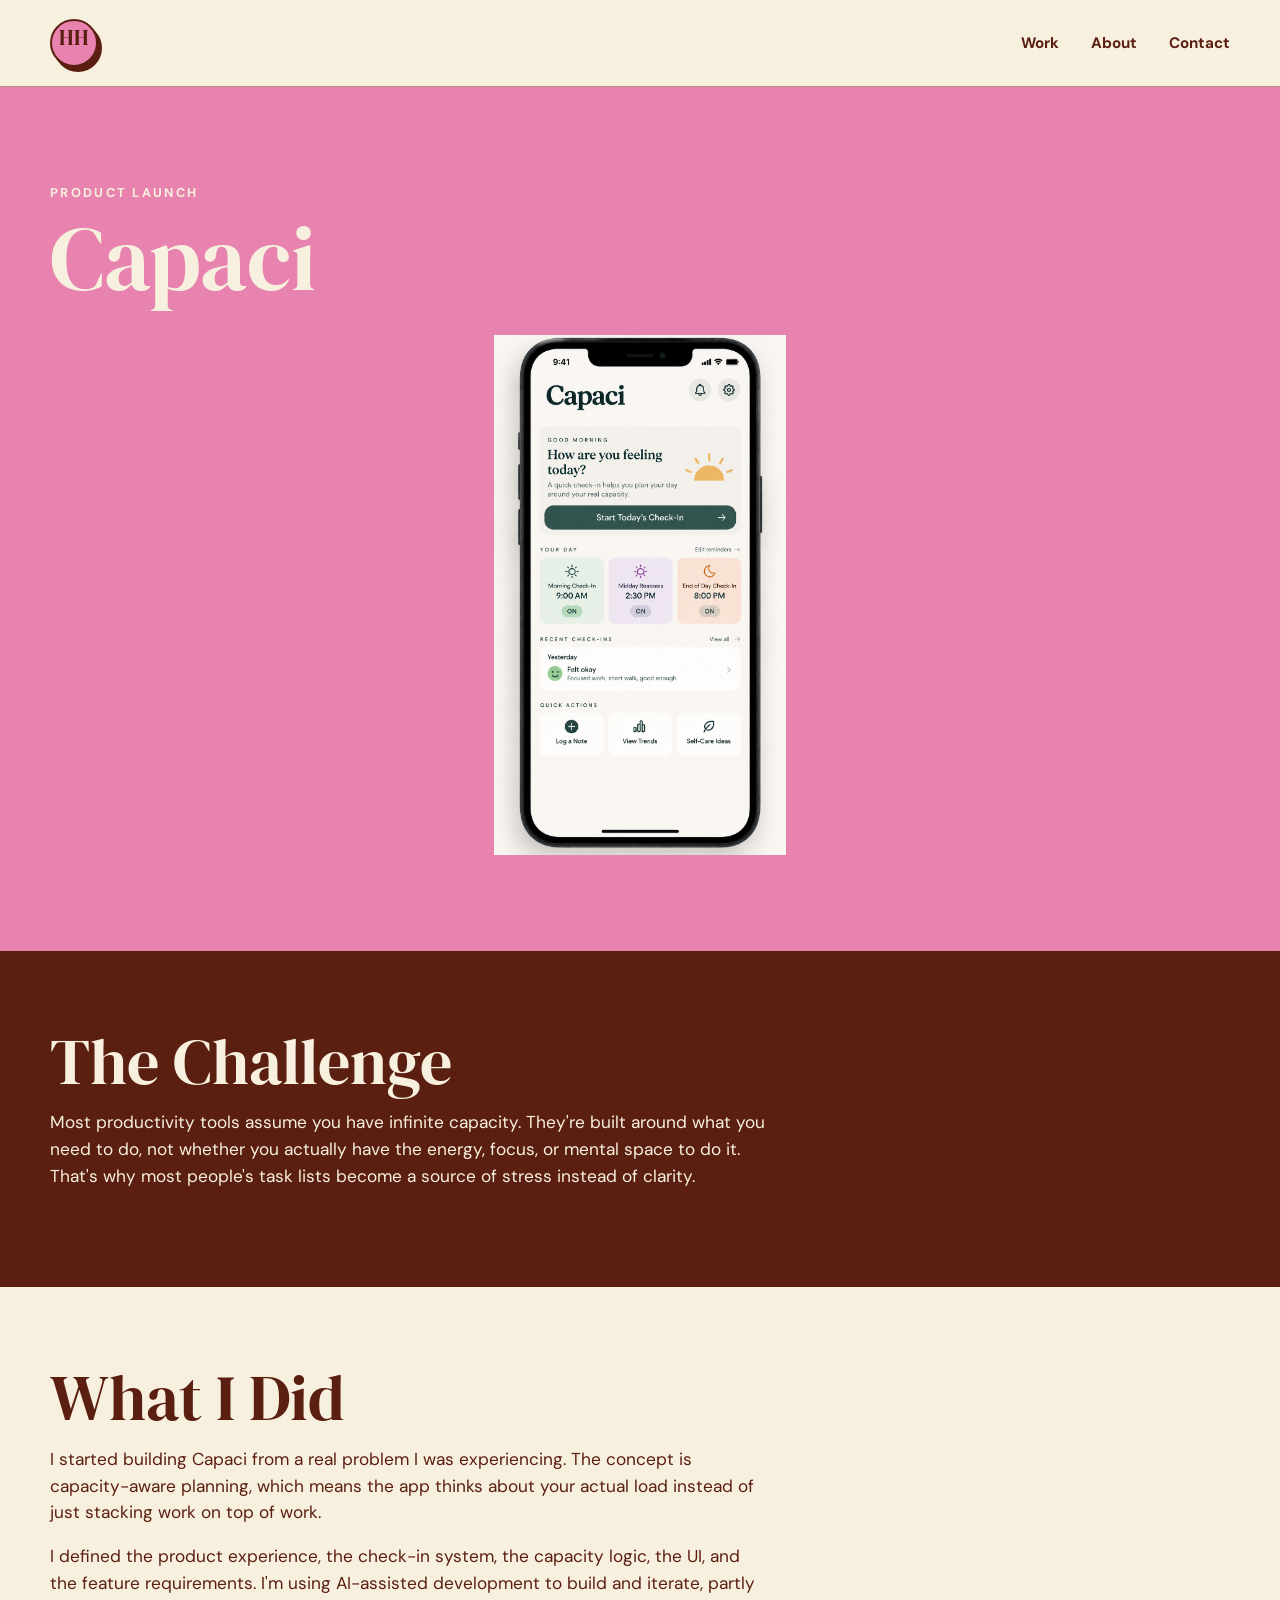
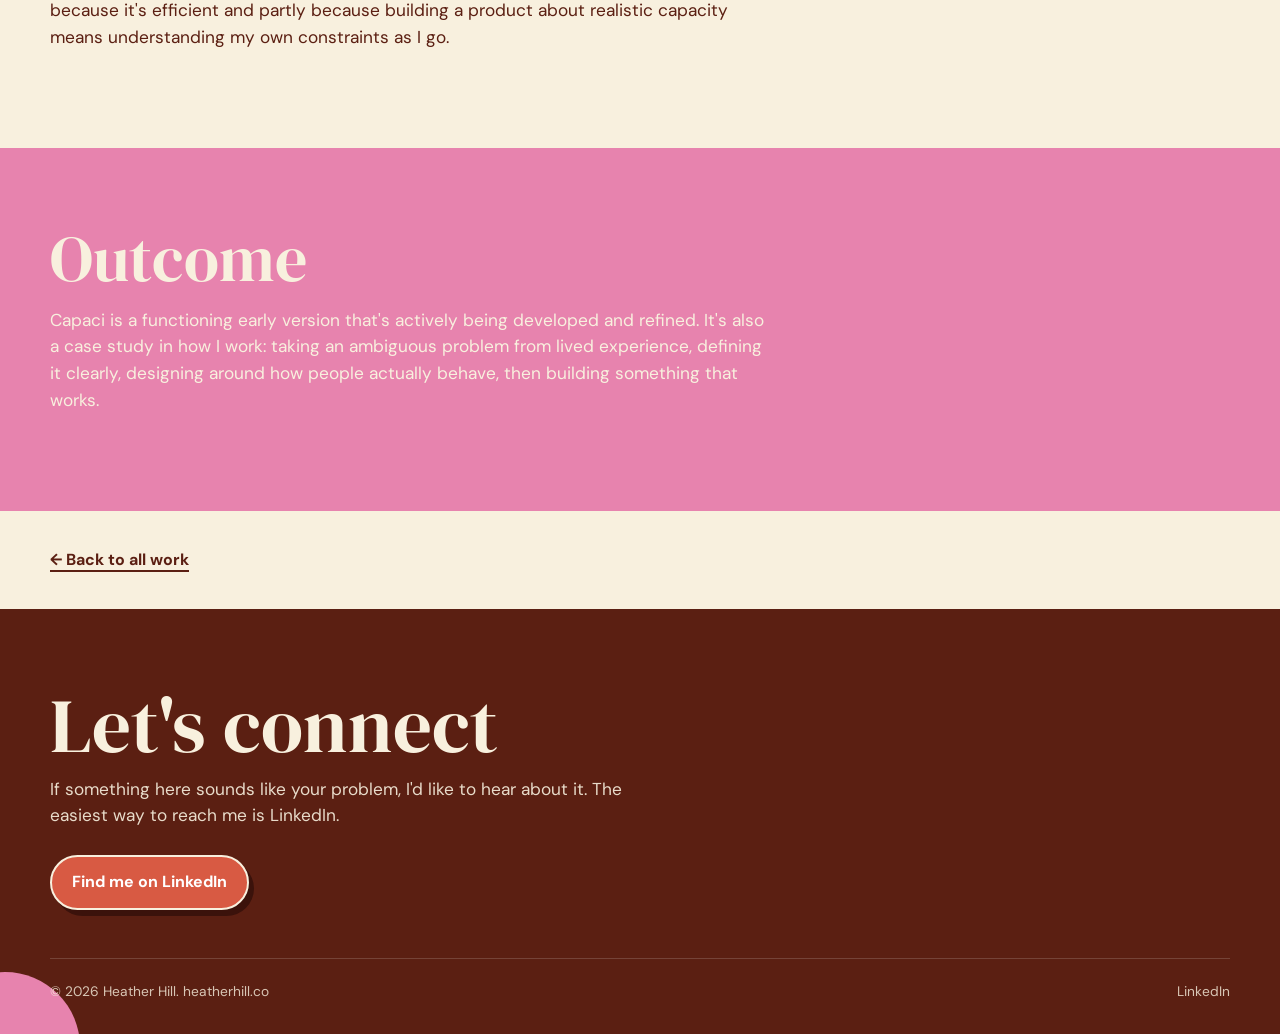
<file: projects/capaci.html>
<!DOCTYPE html>
<html lang="en">
<head>
  <meta charset="UTF-8">
  <meta name="viewport" content="width=device-width, initial-scale=1.0">
  <title>Capaci — Heather Hill</title>
  <meta name="description" content="Case study: Capaci, a project by Heather Hill.">

  <link rel="preconnect" href="https://fonts.googleapis.com">
  <link rel="preconnect" href="https://fonts.gstatic.com" crossorigin>
  <link href="https://fonts.googleapis.com/css2?family=Playfair+Display:ital,wght@0,700;1,700&family=Inter:wght@400;500&display=swap" rel="stylesheet">

  <link rel="stylesheet" href="../css/styles.css">
</head>
<body class="bg-cream">

  <header class="site-header">
    <div class="container">
      <a href="../index.html" class="logo">Heather <span>Hill</span></a>

      <button class="nav-toggle" aria-label="Toggle navigation" aria-expanded="false">
        <span class="bar"></span>
        <span class="bar"></span>
        <span class="bar"></span>
      </button>

      <nav class="main-nav" aria-label="Main">
        <ul>
          <li><a href="../index.html#work">Work</a></li>
          <li><a href="../index.html#about">About</a></li>
          <li><a href="https://www.linkedin.com/in/hmhill/" class="nav-cta" target="_blank" rel="noopener">Contact</a></li>
        </ul>
      </nav>
    </div>
  </header>

  <main>

    <!-- ============ Section 1: Project Hero (accent: magenta, matches card) ============ -->
    <section class="project-hero bg-magenta">
      <div class="container">
        <span class="eyebrow">Product Launch</span>
        <h1>Capaci</h1>
        <div class="hero-image project-phone"><img src="../img/capaci/capaci-mockup.png" alt="Capaci mobile app shown on a phone"></div>
      </div>
    </section>

    <!-- ============ Section 2: The Challenge (dark background) ============ -->
    <section class="project-section dark section">
      <div class="container">
        <div class="section-body">
          <h2>The Challenge</h2>
          <p>Most productivity tools assume you have infinite capacity. They're built around what you need to do, not whether you actually have the energy, focus, or mental space to do it. That's why most people's task lists become a source of stress instead of clarity.</p>
        </div>
      </div>
    </section>

    <!-- ============ Section 3: What I Did (light background) ============ -->
    <section class="project-section light section">
      <div class="container">
        <div class="section-body">
          <h2>What I Did</h2>
          <p>I started building Capaci from a real problem I was experiencing. The concept is capacity-aware planning, which means the app thinks about your actual load instead of just stacking work on top of work.</p>
          <p>I defined the product experience, the check-in system, the capacity logic, the UI, and the feature requirements. I'm using AI-assisted development to build and iterate, partly because it's efficient and partly because building a product about realistic capacity means understanding my own constraints as I go.</p>
        </div>
      </div>
    </section>

    <!-- ============ Section 4: Outcome (accent background) ============ -->
    <section class="project-section accent bg-magenta section">
      <div class="container">
        <div class="section-body">
          <h2>Outcome</h2>
          <p>Capaci is a functioning early version that's actively being developed and refined. It's also a case study in how I work: taking an ambiguous problem from lived experience, defining it clearly, designing around how people actually behave, then building something that works.</p>
        </div>
      </div>
    </section>

    <!-- ============ Section 5: Navigation back to main work section ============ -->
    <nav class="project-nav" aria-label="Project navigation">
      <div class="container">
        <a href="../index.html#work">&larr; Back to all work</a>
      </div>
    </nav>

  </main>

  <footer class="site-footer">
    <div class="container">
      <h2>Let's connect</h2>
      <p class="footer-copy">If something here sounds like your problem, I'd like to hear about it. The easiest way to reach me is LinkedIn.</p>
      <a href="https://www.linkedin.com/in/hmhill/" class="btn" target="_blank" rel="noopener">Find me on LinkedIn</a>
      <div class="footer-meta">
        <span>&copy; <span id="year"></span> Heather Hill. heatherhill.co</span>
        <a href="https://www.linkedin.com/in/hmhill/" target="_blank" rel="noopener">LinkedIn</a>
      </div>
    </div>
  </footer>

  <script src="../js/main.js"></script>
  <script>document.getElementById('year').textContent = new Date().getFullYear();</script>
</body>
</html>
</file>
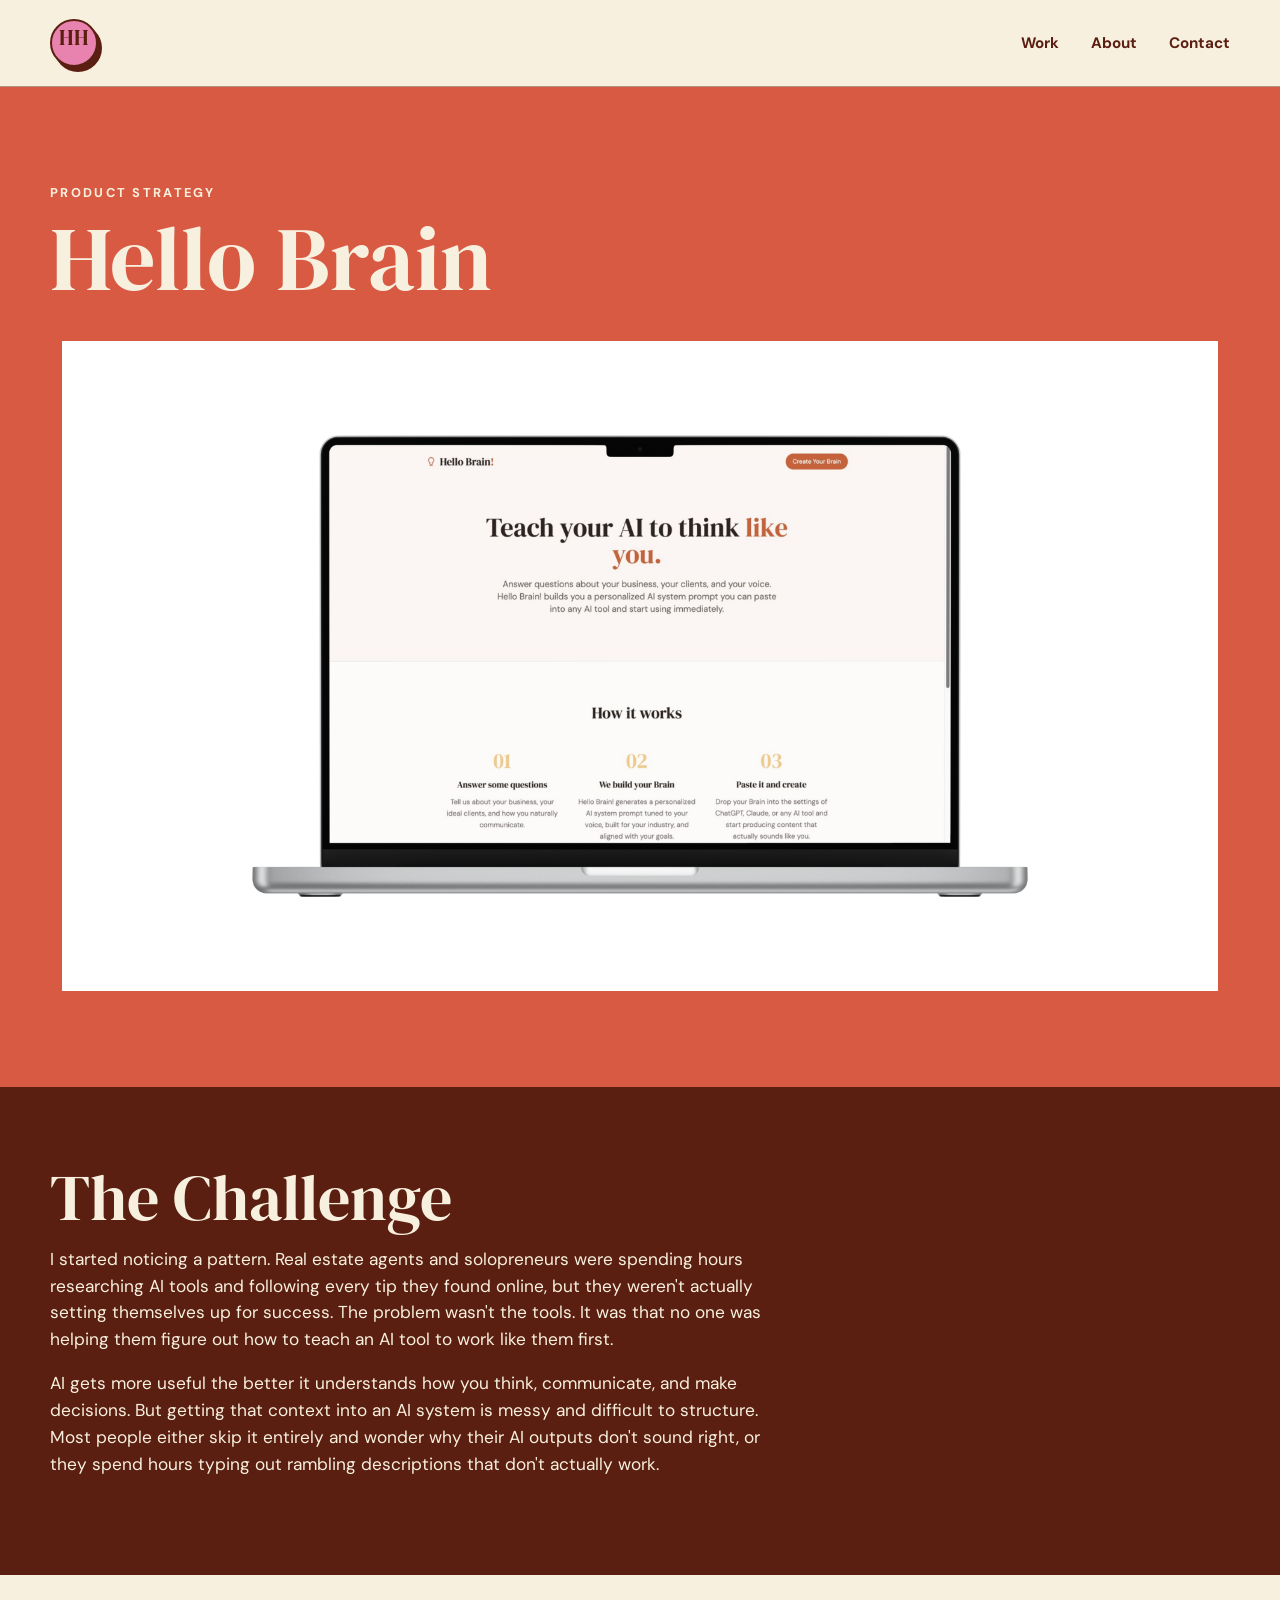
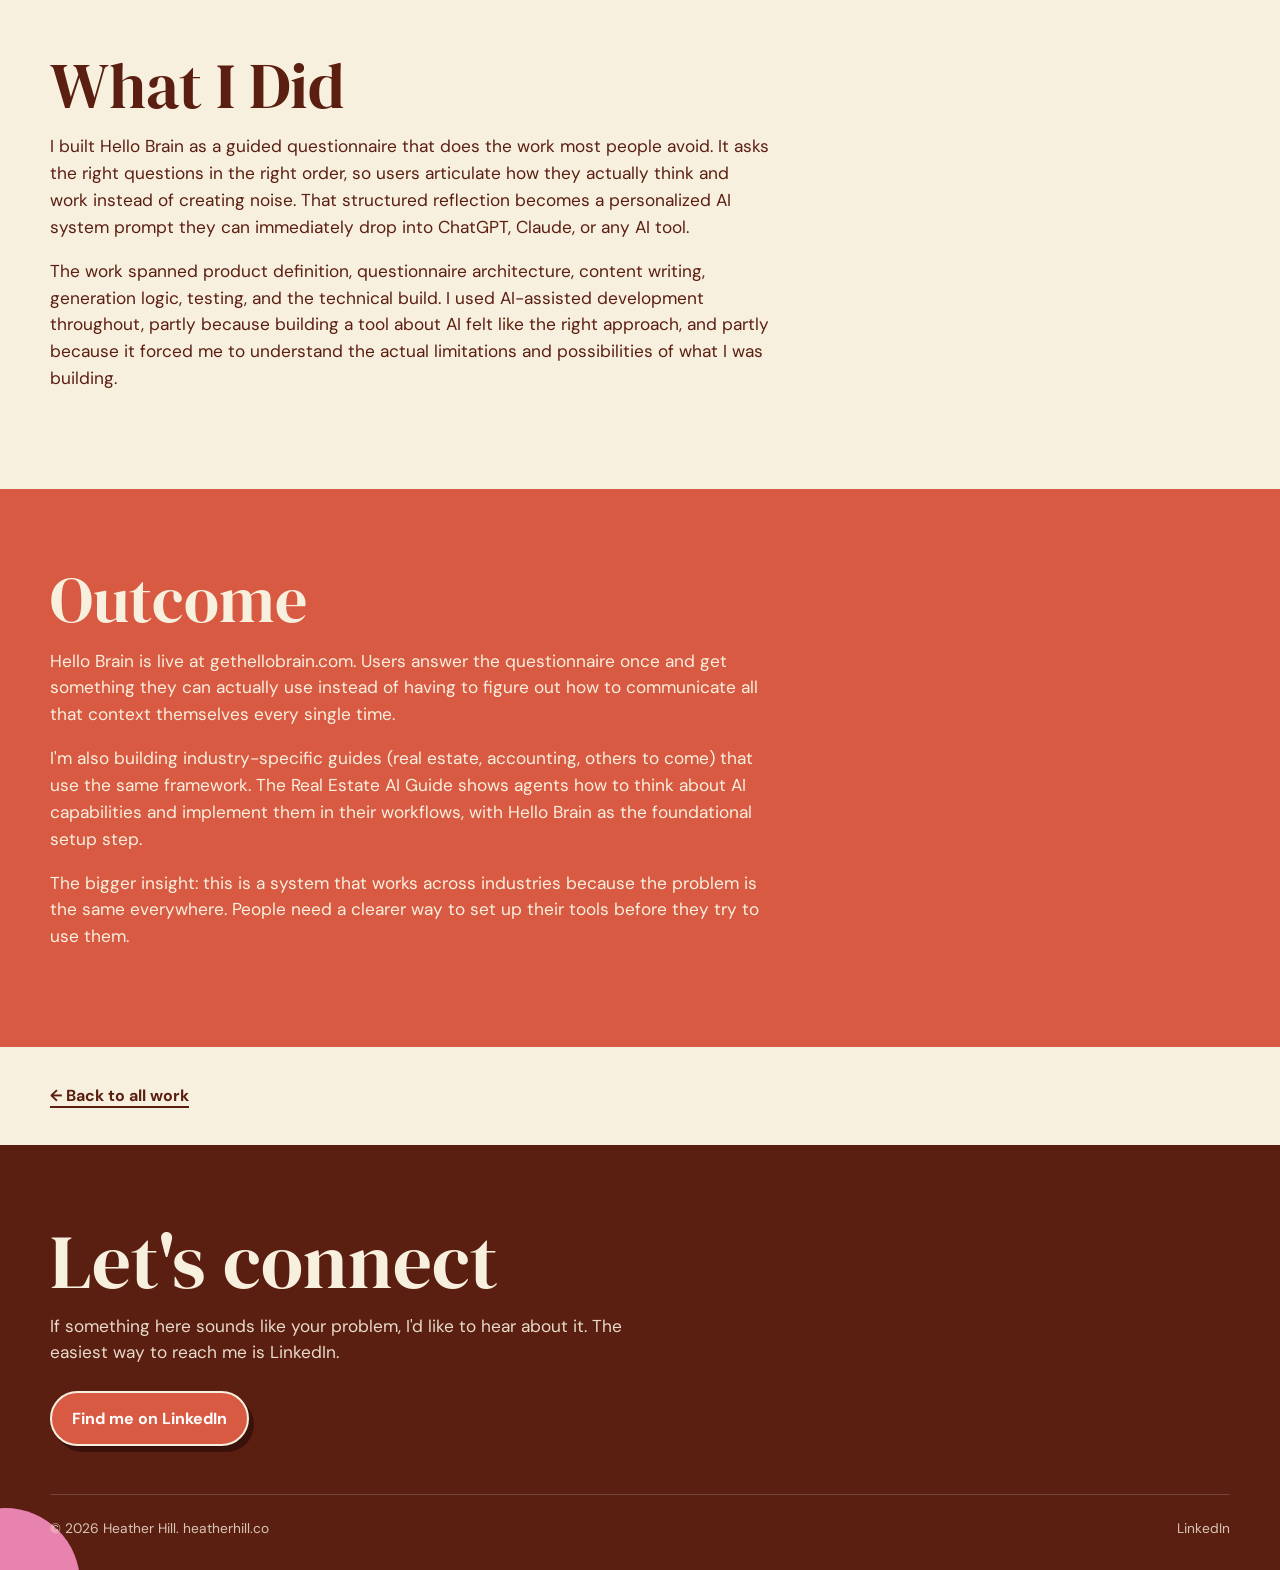
<file: projects/hello-brain.html>
<!DOCTYPE html>
<html lang="en">
<head>
  <meta charset="UTF-8">
  <meta name="viewport" content="width=device-width, initial-scale=1.0">
  <title>Hello Brain — Heather Hill</title>
  <meta name="description" content="Case study: Hello Brain, a project by Heather Hill.">

  <link rel="preconnect" href="https://fonts.googleapis.com">
  <link rel="preconnect" href="https://fonts.gstatic.com" crossorigin>
  <link href="https://fonts.googleapis.com/css2?family=Playfair+Display:ital,wght@0,700;1,700&family=Inter:wght@400;500&display=swap" rel="stylesheet">

  <link rel="stylesheet" href="../css/styles.css">
</head>
<body class="bg-cream">

  <header class="site-header">
    <div class="container">
      <a href="../index.html" class="logo">Heather <span>Hill</span></a>

      <button class="nav-toggle" aria-label="Toggle navigation" aria-expanded="false">
        <span class="bar"></span>
        <span class="bar"></span>
        <span class="bar"></span>
      </button>

      <nav class="main-nav" aria-label="Main">
        <ul>
          <li><a href="../index.html#work">Work</a></li>
          <li><a href="../index.html#about">About</a></li>
          <li><a href="https://www.linkedin.com/in/hmhill/" class="nav-cta" target="_blank" rel="noopener">Contact</a></li>
        </ul>
      </nav>
    </div>
  </header>

  <main>

    <!-- ============ Section 1: Project Hero (accent: rust, matches card) ============ -->
    <section class="project-hero bg-rust">
      <div class="container">
        <span class="eyebrow">Product Strategy</span>
        <h1>Hello Brain</h1>
        <div class="hero-image project-laptop"><img src="../img/hello-brain/hello-brain-mockup.png" alt="Hello Brain website shown on a laptop"></div>
      </div>
    </section>

    <!-- ============ Section 2: The Challenge (dark background) ============ -->
    <section class="project-section dark section">
      <div class="container">
        <div class="section-body">
          <h2>The Challenge</h2>
          <p>I started noticing a pattern. Real estate agents and solopreneurs were spending hours researching AI tools and following every tip they found online, but they weren't actually setting themselves up for success. The problem wasn't the tools. It was that no one was helping them figure out how to teach an AI tool to work like them first.</p>
          <p>AI gets more useful the better it understands how you think, communicate, and make decisions. But getting that context into an AI system is messy and difficult to structure. Most people either skip it entirely and wonder why their AI outputs don't sound right, or they spend hours typing out rambling descriptions that don't actually work.</p>
        </div>
      </div>
    </section>

    <!-- ============ Section 3: What I Did (light background) ============ -->
    <section class="project-section light section">
      <div class="container">
        <div class="section-body">
          <h2>What I Did</h2>
          <p>I built Hello Brain as a guided questionnaire that does the work most people avoid. It asks the right questions in the right order, so users articulate how they actually think and work instead of creating noise. That structured reflection becomes a personalized AI system prompt they can immediately drop into ChatGPT, Claude, or any AI tool.</p>
          <p>The work spanned product definition, questionnaire architecture, content writing, generation logic, testing, and the technical build. I used AI-assisted development throughout, partly because building a tool about AI felt like the right approach, and partly because it forced me to understand the actual limitations and possibilities of what I was building.</p>
        </div>
      </div>
    </section>

    <!-- ============ Section 4: Outcome (accent background) ============ -->
    <section class="project-section accent bg-rust section">
      <div class="container">
        <div class="section-body">
          <h2>Outcome</h2>
          <p>Hello Brain is live at gethellobrain.com. Users answer the questionnaire once and get something they can actually use instead of having to figure out how to communicate all that context themselves every single time.</p>
          <p>I'm also building industry-specific guides (real estate, accounting, others to come) that use the same framework. The Real Estate AI Guide shows agents how to think about AI capabilities and implement them in their workflows, with Hello Brain as the foundational setup step.</p>
          <p>The bigger insight: this is a system that works across industries because the problem is the same everywhere. People need a clearer way to set up their tools before they try to use them.</p>
        </div>
      </div>
    </section>

    <!-- ============ Section 5: Navigation back to main work section ============ -->
    <nav class="project-nav" aria-label="Project navigation">
      <div class="container">
        <a href="../index.html#work">&larr; Back to all work</a>
      </div>
    </nav>

  </main>

  <footer class="site-footer">
    <div class="container">
      <h2>Let's connect</h2>
      <p class="footer-copy">If something here sounds like your problem, I'd like to hear about it. The easiest way to reach me is LinkedIn.</p>
      <a href="https://www.linkedin.com/in/hmhill/" class="btn" target="_blank" rel="noopener">Find me on LinkedIn</a>
      <div class="footer-meta">
        <span>&copy; <span id="year"></span> Heather Hill. heatherhill.co</span>
        <a href="https://www.linkedin.com/in/hmhill/" target="_blank" rel="noopener">LinkedIn</a>
      </div>
    </div>
  </footer>

  <script src="../js/main.js"></script>
  <script>document.getElementById('year').textContent = new Date().getFullYear();</script>
</body>
</html>
</file>
<file: css/styles.css>
@import url('https://fonts.googleapis.com/css2?family=DM+Sans:wght@400;500;600;700&family=DM+Serif+Display:ital@0;1&display=swap');

:root{
  --cream:#F8F0DE;
  --paper:#FFF9EC;
  --espresso:#5B1F12;
  --rust:#D85A43;
  --gold:#E5A52B;
  --pink:#E783AE;
  --green:#4D7B61;
  --sage:#A8CFAF;
  --lavender:#D9C3E4;
  --wine:#8B3A3A;
  --white:#FFFDF8;
  --line:rgba(91,31,18,.22);
  --font-display:'DM Serif Display',Georgia,serif;
  --font-body:'DM Sans',Arial,sans-serif;
  --container-max:1180px;
  --gutter:clamp(1rem,4vw,3rem);
}
*,*::before,*::after{box-sizing:border-box}
html{scroll-behavior:smooth}
body{margin:0;background:var(--cream);color:var(--espresso);font-family:var(--font-body);line-height:1.5;-webkit-font-smoothing:antialiased}
img{max-width:100%;display:block}
a{color:inherit;text-decoration:none}
ul{list-style:none;margin:0;padding:0}
p{margin:0 0 1em}
h1,h2,h3,h4{font-family:var(--font-display);font-weight:400;line-height:.98;margin:0;color:var(--espresso)}
button{font-family:inherit}
.container{width:min(var(--container-max),calc(100% - 48px));margin:0 auto;position:relative}
.section{padding:clamp(3rem,7vw,5rem) 0;position:relative;overflow:hidden}
.bg-cream{background:var(--cream)} .bg-beige{background:var(--paper)} .bg-sage{background:var(--green)} .bg-lavender{background:var(--lavender)} .bg-brown{background:var(--espresso)} .bg-rust{background:var(--rust)} .bg-wine{background:var(--wine)} .bg-magenta{background:var(--pink)} .bg-gold{background:var(--gold)}

.btn{display:inline-flex;align-items:center;justify-content:center;gap:.55rem;padding:.85rem 1.25rem;border:2px solid var(--espresso);border-radius:999px;background:var(--cream);color:var(--espresso);font-weight:700;box-shadow:4px 5px 0 var(--espresso);transition:transform .18s ease,box-shadow .18s ease}
.btn:hover{transform:translate(-1px,-2px);box-shadow:6px 7px 0 var(--espresso)}
.btn-outline{background:transparent;color:var(--espresso)}
.btn-gold{background:var(--gold);color:var(--espresso);border-color:var(--espresso)}

.site-header{position:sticky;top:0;z-index:100;background:var(--cream);border-bottom:1px solid rgba(91,31,18,.45)}
.site-header .container{height:86px;display:flex;align-items:center;justify-content:space-between}
.logo{width:48px;height:48px;border:2px solid var(--espresso);border-radius:50%;display:grid;place-items:center;background:var(--pink);box-shadow:4px 5px 0 var(--espresso);font-size:0;overflow:hidden}
.logo::before{content:'HH';font:400 21px/1 var(--font-display);color:var(--espresso)}
.logo span{display:none}
.main-nav ul{display:flex;align-items:center;gap:32px}
.main-nav a{font-weight:700;font-size:.95rem}
.main-nav a::after{display:none}
.main-nav .nav-cta{background:transparent;color:var(--espresso);padding:0;border-radius:0}
.nav-toggle{display:none}

.hero{position:relative;overflow:hidden;padding:clamp(3.5rem,8vw,6.25rem) 0 clamp(3rem,7vw,5rem);background:var(--cream)}
.hero .container{display:block;position:static}
.hero-copy{max-width:980px;position:relative;z-index:2;padding-right:40px}
.hero-label{display:block;font-size:.82rem;letter-spacing:.19em;text-transform:uppercase;font-weight:700;color:var(--espresso);margin-bottom:1rem}
.hero-copy h1{font-size:clamp(4.7rem,10vw,8.2rem);letter-spacing:-.035em;line-height:.85;max-width:7ch}
.hero-copy h1 .accent{color:var(--rust)}
.hero-tagline{font:400 clamp(2rem,4vw,3.5rem)/1.02 var(--font-display);font-style:italic;margin:1.55rem 0 .65rem;color:var(--espresso);max-width:19ch}
.hero-support{font-size:clamp(1rem,1.8vw,1.25rem);line-height:1.45;max-width:610px;margin:.65rem 0 0}
.hero-actions{display:flex;gap:16px;flex-wrap:wrap;margin-top:1.8rem}
.hero-actions .btn:first-child{background:var(--rust);color:#fff}
.hero-visual{position:absolute;top:0;right:0;bottom:0;width:72px;pointer-events:none;z-index:1;background:var(--rust);overflow:visible}
.hero-visual::before{content:'';position:absolute;left:-32px;top:0;bottom:0;width:64px;background:radial-gradient(circle at 32px 32px,var(--cream) 0 30px,transparent 31px) 0 0/64px 64px repeat-y}
.hero-visual svg{display:none}
.hero::after{content:'✦';position:absolute;right:126px;bottom:62px;color:var(--gold);font-size:44px;line-height:1;z-index:2}

.stripe-band{height:48px;background:var(--espresso);display:flex;align-items:stretch;gap:0;padding:0;margin:0;max-width:none;overflow:hidden}
.stripe-band .bar{border-radius:0;min-width:0;height:100%!important}
.stripe-band .bar:nth-child(1){background:var(--pink);width:14%;border-radius:0 0 48px 48px}
.stripe-band .bar:nth-child(2){background:var(--gold);width:13%;border-radius:52px 52px 0 0}
.stripe-band .bar:nth-child(3){background:var(--sage);width:10%;border-radius:50%}
.stripe-band .bar:nth-child(4){background:var(--rust);width:13%;clip-path:polygon(0 0,100% 0,50% 100%)}
.stripe-band .bar:nth-child(5){background:var(--pink);width:16%;border-radius:0 42px 42px 0}
.stripe-band .bar:nth-child(6){background:var(--sage);width:16%;border-radius:42px 0 0 42px}
.stripe-band .bar:nth-child(7){background:var(--gold);width:10%;border-radius:50% 50% 0 0}
.stripe-band .bar:nth-child(8){background:var(--rust);width:10%;border-radius:0 0 50% 50%}
.stripe-band .bar:nth-child(9){background:var(--pink);flex:1}

.throughline{background:var(--green);color:var(--cream);padding:clamp(3rem,7vw,5rem) 0}
.throughline .container{display:grid;grid-template-columns:1.3fr .7fr;gap:48px;align-items:end}
.throughline-label{font-size:.82rem;letter-spacing:.18em;text-transform:uppercase;font-weight:700;color:var(--cream);opacity:.9;margin-bottom:1rem}
.throughline-body h2{font-size:clamp(3.5rem,7vw,6.6rem);color:var(--cream);line-height:.93;max-width:9ch}
.throughline-body h2 .accent{display:block;color:var(--pink);font-style:italic;white-space:nowrap}
.throughline-body p{font-size:clamp(1rem,1.5vw,1.15rem);line-height:1.5;max-width:700px;margin-top:1.25rem;color:var(--cream)}
.throughline-actions{display:flex;justify-content:flex-end;margin-top:0}
.throughline-actions .btn{background:var(--gold);color:var(--espresso)}

.section-head{margin-bottom:1.75rem}
.section-head h2{font-size:clamp(2.4rem,4.5vw,3.4rem)}
.services-grid{display:grid;grid-template-columns:repeat(4,1fr);border-top:1px solid var(--line);border-bottom:1px solid var(--line)}
.service-card{padding:1.6rem 1.8rem;border-left:1px solid var(--line)}
.service-card:first-child{border-left:0;padding-left:0}
.service-icon{width:50px;height:50px;border-radius:50%;display:grid;place-items:center;margin-bottom:.85rem}
.service-icon.icon-rust{background:var(--rust)} .service-icon.icon-magenta{background:var(--pink)} .service-icon.icon-gold{background:var(--gold)} .service-icon.icon-sage{background:var(--sage)}
.service-card h3{font-size:2rem;line-height:1.05;margin-bottom:.45rem}
.service-card p{font-size:1rem;line-height:1.4;margin:0;opacity:.88}

#work{background:var(--cream)}
.card-grid{display:block}
.project-card{position:relative;border-radius:0;padding:clamp(2.4rem,5vw,4rem) max(var(--gutter),calc((100vw - var(--container-max))/2 + var(--gutter)));min-height:0;box-shadow:none;display:grid;grid-template-columns:minmax(0,1fr) minmax(280px,.85fr);gap:3rem;align-items:center;color:var(--espresso);overflow:hidden;margin:0 calc(50% - 50vw);width:100vw}
.project-card:hover{transform:none;box-shadow:none}
.project-card.bg-rust{background:#F2D9D5} .project-card.bg-sage{background:#C3DCC4} .project-card.bg-wine{background:#DDC8E7} .project-card.bg-magenta{background:#F2C8D8}
.project-card .tag{background:transparent;color:var(--espresso);padding:0;border-radius:0;font-weight:700;letter-spacing:.14em;font-size:.74rem;grid-column:1}
.project-card>div{grid-column:1}
.project-card h3{font-size:clamp(3rem,5vw,4.7rem);color:var(--espresso);margin:.3rem 0 .65rem;line-height:.96}
.project-card p{font-size:clamp(1rem,1.5vw,1.16rem);line-height:1.45;color:var(--espresso);opacity:1;max-width:560px;margin:0}
.project-card .card-link{grid-column:1;color:var(--espresso);font-weight:700;border-bottom:2px solid currentColor;width:max-content;padding-bottom:3px;margin-top:.9rem}
.project-card::after{content:'';grid-column:2;grid-row:1 / span 3;width:100%;aspect-ratio:16/10;border-radius:24px;background:rgba(255,255,255,.46);border:1px solid rgba(91,31,18,.12);box-shadow:0 8px 26px rgba(91,31,18,.08)}

.about{background:var(--cream);padding:clamp(3rem,7vw,4.5rem) 0}
.about .container{display:grid;grid-template-columns:minmax(260px,360px) 1fr;gap:44px;align-items:center}
.about-figure{width:100%;max-width:360px;aspect-ratio:.88;background:var(--pink);border:0;border-radius:48% 52% 38% 62% / 42% 38% 62% 58%;box-shadow:none;outline:none}
.about h2{font-size:clamp(2.7rem,5vw,4.2rem);margin-bottom:.8rem}
.about p{font-size:clamp(1rem,1.5vw,1.15rem);line-height:1.5;max-width:720px}
.about .accent{color:var(--rust);font-weight:700}

.site-footer{background:var(--espresso);color:var(--cream);padding:clamp(3.5rem,7vw,5rem) 0 2rem;position:relative;overflow:hidden;text-align:left}
.site-footer::before{content:'';position:absolute;width:150px;height:150px;border-radius:50%;background:var(--pink);left:-70px;bottom:-88px}
.site-footer h2{color:var(--cream);font-size:clamp(3rem,6vw,5rem);line-height:.95;margin-bottom:1rem}
.site-footer .footer-copy{color:var(--cream);opacity:.9;max-width:600px;margin:0 0 1.6rem;font-size:1.08rem}
.site-footer .btn{background:var(--rust);color:#fff;border-color:var(--cream);box-shadow:5px 6px 0 #3b120b}
.footer-meta{display:flex;justify-content:space-between;align-items:center;gap:1rem;margin-top:3rem;padding-top:1.4rem;border-top:1px solid rgba(255,255,255,.2);font-size:.86rem;opacity:.8}

.project-hero{padding:clamp(4rem,8vw,6rem) 0;color:var(--cream)}
.project-hero .eyebrow{display:block;font-weight:700;text-transform:uppercase;letter-spacing:.18em;font-size:.8rem;color:var(--cream);margin-bottom:.8rem}
.project-hero h1{font-size:clamp(3.6rem,7vw,6.6rem);color:var(--cream);max-width:12ch}
.project-hero .hero-image{margin-top:2.4rem;aspect-ratio:16/8;border-radius:24px;display:grid;place-items:center;background:rgba(255,255,255,.16);border:1px solid rgba(255,255,255,.32);color:var(--cream)}
.project-section h2{font-size:clamp(2.5rem,5vw,4rem);margin-bottom:1rem}
.project-section .section-body p{font-size:1.08rem;max-width:720px;line-height:1.55}
.project-section.dark{background:var(--espresso);color:var(--cream)} .project-section.dark h2{color:var(--cream)}
.project-section.light{background:var(--cream);color:var(--espresso)}
.project-section.accent{color:var(--cream)} .project-section.accent h2{color:var(--cream)}
.project-section p.placeholder{font-style:normal;opacity:.9}
.project-nav{padding:2.3rem 0;background:var(--cream)} .project-nav a{font-weight:700;border-bottom:2px solid currentColor}

@media(max-width:860px){
  .container{width:min(100% - 32px,720px)}
  .site-header{position:relative}
  .nav-toggle{display:flex;flex-direction:column;justify-content:center;gap:5px;width:36px;height:36px;border:0;background:transparent;padding:0}
  .nav-toggle .bar{height:3px;width:100%;background:var(--espresso);border-radius:999px}
  .main-nav{position:absolute;top:100%;left:0;right:0;background:var(--cream);border-bottom:1px solid var(--line);max-height:0;overflow:hidden;transition:max-height .3s ease}
  .main-nav.is-open{max-height:320px}
  .main-nav ul{flex-direction:column;align-items:flex-start;gap:0;padding:1rem var(--gutter) 1.4rem}
  .main-nav li{padding:.55rem 0;width:100%}
  .hero{padding:3rem 0 3.25rem}
  .hero-copy{max-width:calc(100% - 56px);padding-right:0}
  .hero-copy h1{font-size:clamp(4rem,16vw,6rem)}
  .hero-tagline{font-size:clamp(2rem,8vw,3rem)}
  .hero-visual{width:54px}
  .hero-visual::before{left:-24px;width:48px;background:radial-gradient(circle at 24px 24px,var(--cream) 0 22px,transparent 23px) 0 0/48px 48px repeat-y}
  .hero::after{right:92px;bottom:38px;font-size:32px}
  .stripe-band{height:38px}
  .throughline .container{grid-template-columns:1fr;gap:1.5rem}
  .throughline-actions{justify-content:flex-start}
  .services-grid{grid-template-columns:1fr 1fr}
  .service-card{border-left:0;border-bottom:1px solid var(--line);padding:1.4rem 0}
  .service-card:nth-child(odd){padding-right:1.2rem;border-right:1px solid var(--line)}
  .service-card:nth-child(even){padding-left:1.2rem}
  .service-card:nth-last-child(-n+2){border-bottom:0}
  .project-card{grid-template-columns:1fr;padding:2.7rem 1rem;margin-left:calc(50% - 50vw);margin-right:calc(50% - 50vw)}
  .project-card::after{grid-column:1;grid-row:auto;aspect-ratio:16/9;margin-top:1rem}
  .about .container{grid-template-columns:1fr;gap:1.8rem}
  .about-figure{max-width:320px}
}
@media(max-width:560px){
  .container{width:calc(100% - 28px)}
  .site-header .container{height:76px}
  .logo{width:44px;height:44px}
  .hero{padding:2.6rem 0 2.8rem}
  .hero-copy{max-width:100%;padding-right:48px}
  .hero-copy h1{font-size:clamp(3.9rem,20vw,5rem)}
  .hero-support{font-size:1rem}
  .hero-visual{width:42px}
  .hero-visual::before{left:-19px;width:38px;background:radial-gradient(circle at 19px 19px,var(--cream) 0 17px,transparent 18px) 0 0/38px 38px repeat-y}
  .hero::after{display:none}
  .hero-actions{gap:12px}
  .btn{padding:.75rem 1rem;box-shadow:3px 4px 0 var(--espresso)}
  .stripe-band{height:30px}
  .throughline-body h2{font-size:clamp(3.1rem,14vw,4.5rem)}
  .services-grid{grid-template-columns:1fr}
  .service-card,.service-card:nth-child(odd),.service-card:nth-child(even){padding:1.25rem 0;border-right:0;border-bottom:1px solid var(--line)}
  .service-card:last-child{border-bottom:0}
  .project-card{padding:2.4rem 1rem}
  .project-card h3{font-size:clamp(2.7rem,14vw,3.7rem)}
  .about-figure{max-width:280px}
  .footer-meta{flex-direction:column;align-items:flex-start}
}


/* Portfolio imagery */
.project-card-media{grid-column:2;grid-row:1 / span 3;display:flex;align-items:center;justify-content:center;min-width:0}
.project-card-media img{display:block;width:100%;height:auto;max-height:390px;object-fit:contain}
.project-card.capaci-card .project-card-media img{width:auto;max-width:250px;max-height:430px}
.project-card:has(.project-card-media)::after{display:none}

.about-figure{overflow:hidden;display:block}
.about-figure img{width:100%;height:100%;object-fit:cover;display:block}

.project-hero .hero-image{margin-top:2.4rem;aspect-ratio:auto;border:0;border-radius:0;background:transparent;display:flex;align-items:center;justify-content:center;color:inherit}
.project-hero .hero-image img{display:block;width:100%;height:auto;max-height:650px;object-fit:contain}
.project-hero .hero-image.project-phone img{width:auto;max-width:min(420px,85vw);max-height:720px}

@media(max-width:860px){
  .project-card-media{grid-column:1;grid-row:auto;margin-top:1rem}
  .project-card-media img{max-height:360px}
  .project-card.capaci-card .project-card-media img{max-width:220px;max-height:390px}
}


/* Correct image placement */
.project-card.has-media::after{display:none}
.project-card > .project-card-media{
  grid-column:2;
  grid-row:1 / span 3;
  align-self:center;
  justify-self:stretch;
  width:100%;
  min-width:0;
  margin:0;
  display:flex;
  align-items:center;
  justify-content:center;
}
.project-card > .project-card-media img{
  display:block;
  width:100%;
  max-width:620px;
  height:auto;
  max-height:360px;
  object-fit:contain;
}
.project-card.capaci-card > .project-card-media img{
  width:auto;
  max-width:210px;
  max-height:390px;
}

.about-figure{
  width:100%;
  max-width:360px;
  aspect-ratio:1 / 1;
  background:transparent;
  border-radius:0;
  overflow:visible;
  display:flex;
  align-items:center;
  justify-content:center;
}
.about-figure img{
  display:block;
  width:100%;
  height:auto;
  max-width:320px;
  object-fit:contain;
}

.project-hero .hero-image.project-phone{
  margin-top:2rem;
  max-height:560px;
}
.project-hero .hero-image.project-phone img{
  width:auto;
  max-width:300px;
  max-height:520px;
  object-fit:contain;
}

@media(max-width:860px){
  .project-card > .project-card-media{
    grid-column:1;
    grid-row:auto;
    margin-top:1.25rem;
  }
  .project-card > .project-card-media img{max-height:320px}
  .project-card.capaci-card > .project-card-media img{max-width:185px;max-height:340px}
  .about-figure{max-width:280px;margin-inline:auto}
  .about-figure img{max-width:260px}
  .project-hero .hero-image.project-phone{max-height:470px}
  .project-hero .hero-image.project-phone img{max-width:240px;max-height:440px}
}
</file>
